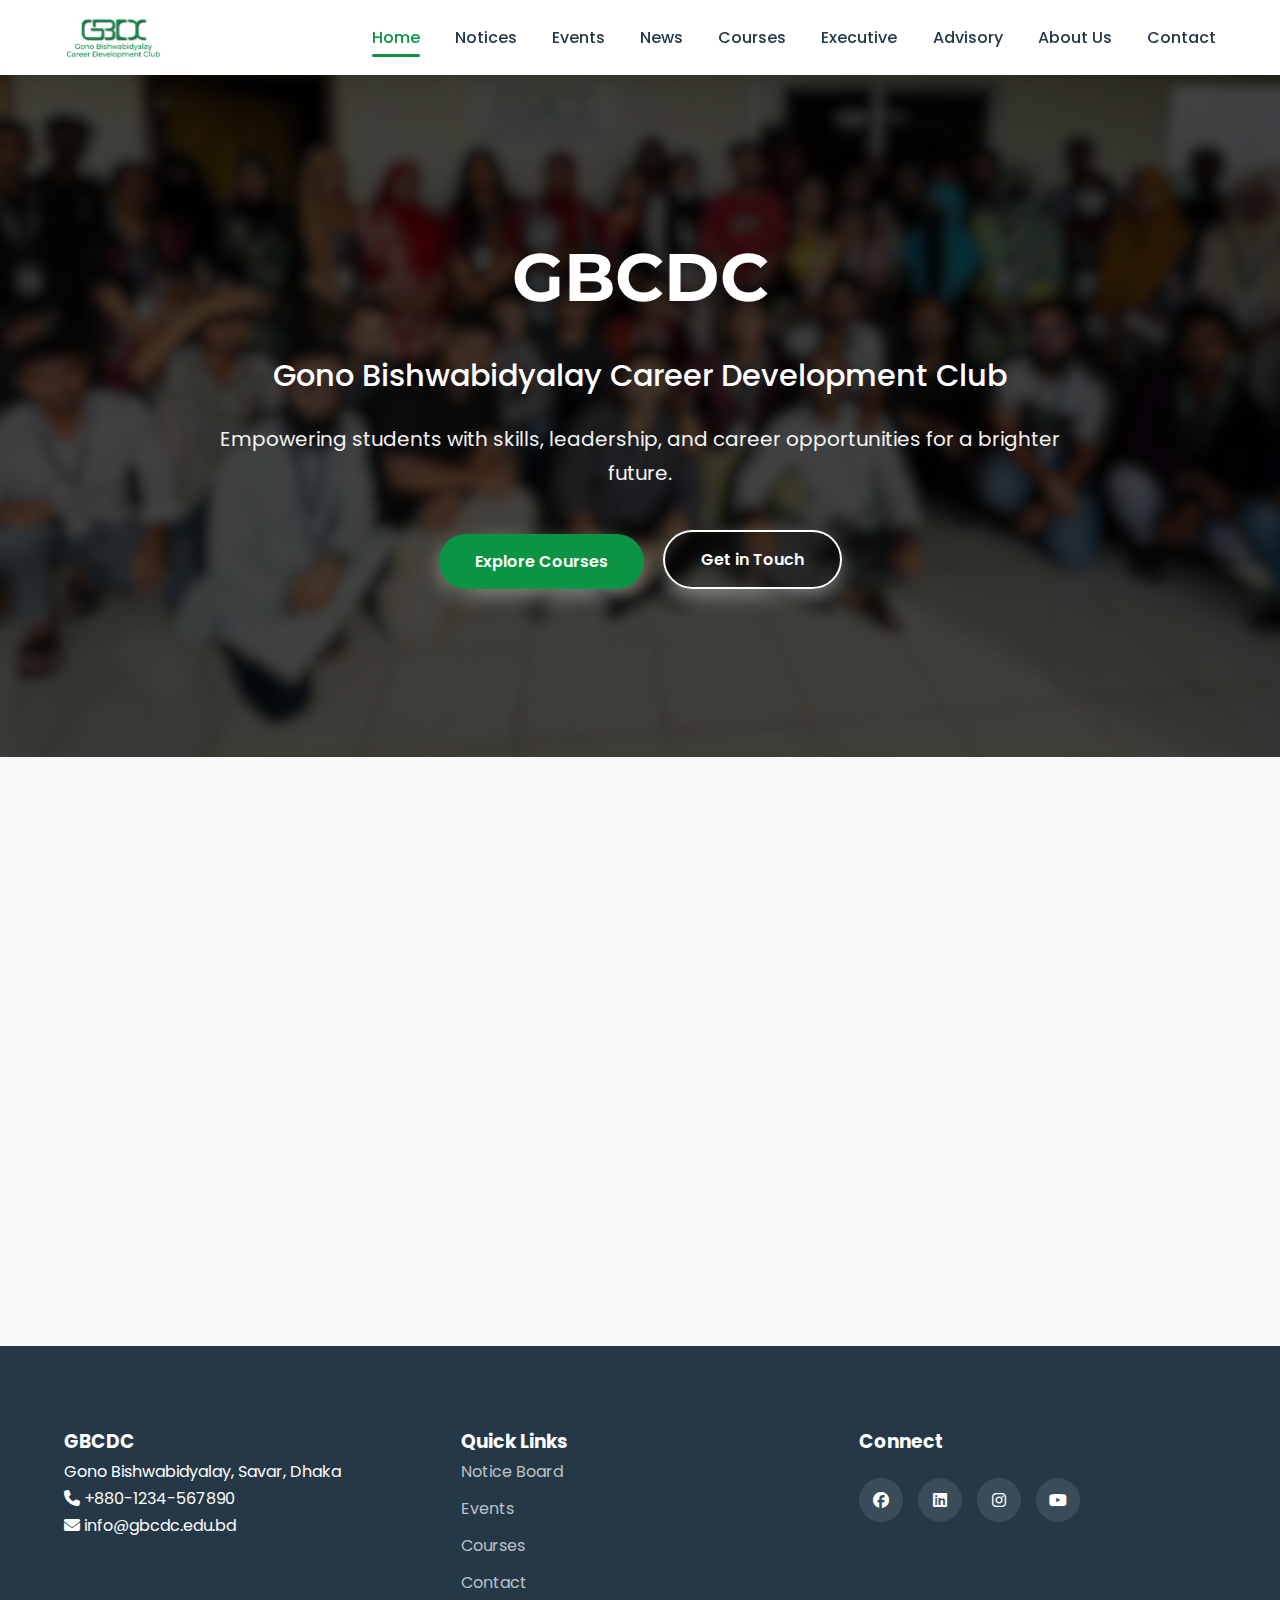
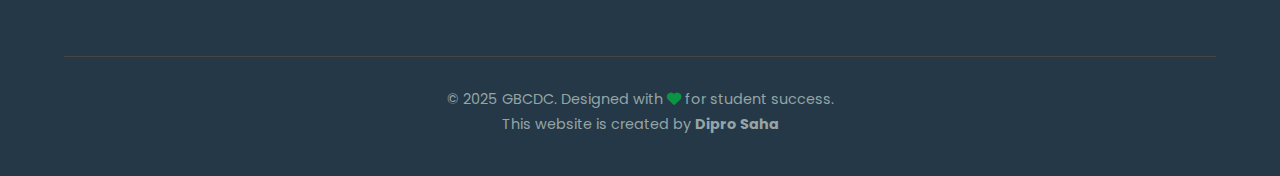
<file: index.html>
<!DOCTYPE html>
<html lang="en">
<head>
  <meta charset="UTF-8" />
  <meta name="viewport" content="width=device-width, initial-scale=1.0"/>
  <title>GBCDC - Gono Bishwabidyalay Career Development Club</title>
  <link href="https://fonts.googleapis.com/css2?family=Poppins:wght@300;400;500;600;700&family=Montserrat:wght@700&display=swap" rel="stylesheet"/>
  <link rel="stylesheet" href="https://cdnjs.cloudflare.com/ajax/libs/font-awesome/6.5.0/css/all.min.css"/>
  <link href="https://unpkg.com/aos@2.3.4/dist/aos.css" rel="stylesheet"/>
  <link rel="stylesheet" href="style.css">
</head>
<body>

  <!-- Header -->
  <header>
    <nav class="navbar">
      <div class="logo"><img src="WhatsApp Image 2025-11-06 at 00.32.07_1fa6bc6d.jpg" alt=""></i></div>
      <ul class="nav-links" id="navLinks">
        <li><a href="index.html" class="active">Home</a></li>
        <li><a href="notices.html">Notices</a></li>
        <li><a href="events.html">Events</a></li>
        <li><a href="news.html">News</a></li>
        <li><a href="courses.html">Courses</a></li>
        <li><a href="executive.html">Executive</a></li>
        <li><a href="advisory.html">Advisory</a></li>
        <li><a href="about.html">About Us</a></li>
        <li><a href="contact.html">Contact</a></li>
      </ul>
      <div class="mobile-toggle" id="mobileToggle">
        <i class="fas fa-bars"></i>
      </div>
    </nav>
  </header>

  <!-- Hero -->
  <section class="hero" data-aos="fade-down">
    <div class="hero-content">
      <h1>GBCDC</h1>
      <h2>Gono Bishwabidyalay Career Development Club</h2>
      <p>Empowering students with skills, leadership, and career opportunities for a brighter future.</p>
      <div>
        <a href="courses.html" class="btn">Explore Courses</a>
        <a href="contact.html" class="btn btn-outline">Get in Touch</a>
      </div>
    </div>
  </section>

  <!-- Quick Links -->
  <section class="section" style="background: #f8f9fa;">
    <div class="container">
      <div class="section-title" data-aos="fade-up">
        <h2>Explore GBCDC</h2>
      </div>
      <div class="quick-links">
        <a href="notices.html" class="ql-card" data-aos="zoom-in" data-aos-delay="100">
          <i class="fas fa-bell"></i>
          <h3>Notice Board</h3>
          <p>Latest updates & announcements</p>
        </a>
        <a href="events.html" class="ql-card" data-aos="zoom-in" data-aos-delay="200">
          <i class="fas fa-calendar-alt"></i>
          <h3>Events</h3>
          <p>Workshops, seminars & networking</p>
        </a>
        <a href="courses.html" class="ql-card" data-aos="zoom-in" data-aos-delay="300">
          <i class="fas fa-book-open"></i>
          <h3>Free Courses</h3>
          <p>Skill development programs</p>
        </a>
        <a href="contact.html" class="ql-card" data-aos="zoom-in" data-aos-delay="400">
          <i class="fas fa-envelope"></i>
          <h3>Contact Us</h3>
          <p>Reach out for inquiries</p>
        </a>
      </div>
    </div>
  </section>

  <!-- Footer -->
  <footer>
    <div class="container">
      <div class="footer-content">
        <div>
          <h3>GBCDC</h3>
          <p>Gono Bishwabidyalay, Savar, Dhaka</p>
          <p><i class="fas fa-phone"></i> +880-1234-567890</p>
          <p><i class="fas fa-envelope"></i> info@gbcdc.edu.bd</p>
        </div>
        <div>
          <h3>Quick Links</h3>
          <ul class="footer-links">
            <li><a href="notices.html">Notice Board</a></li>
            <li><a href="events.html">Events</a></li>
            <li><a href="courses.html">Courses</a></li>
            <li><a href="contact.html">Contact</a></li>
          </ul>
        </div>
        <div>
          <h3>Connect</h3>
          <div class="social-links">
            <a href="#"><i class="fab fa-facebook"></i></a>
            <a href="#"><i class="fab fa-linkedin"></i></a>
            <a href="#"><i class="fab fa-instagram"></i></a>
            <a href="#"><i class="fab fa-youtube"></i></a>
          </div>
        </div>
      </div>
      <div class="footer-bottom">
        <p>© 2025 GBCDC. Designed with <i class="fas fa-heart" style="color: var(--secondary);"></i> for student success. <br> This website is created by <b>Dipro Saha</b></p>
      </div>
    </div>
  </footer>

  <!-- Scripts -->
  <script src="https://unpkg.com/aos@2.3.4/dist/aos.js"></script>
  <script src="https://cdnjs.cloudflare.com/ajax/libs/gsap/3.12.2/gsap.min.js"></script>
  <script src="script.js"></script>
  
</body>
</html>
</file>
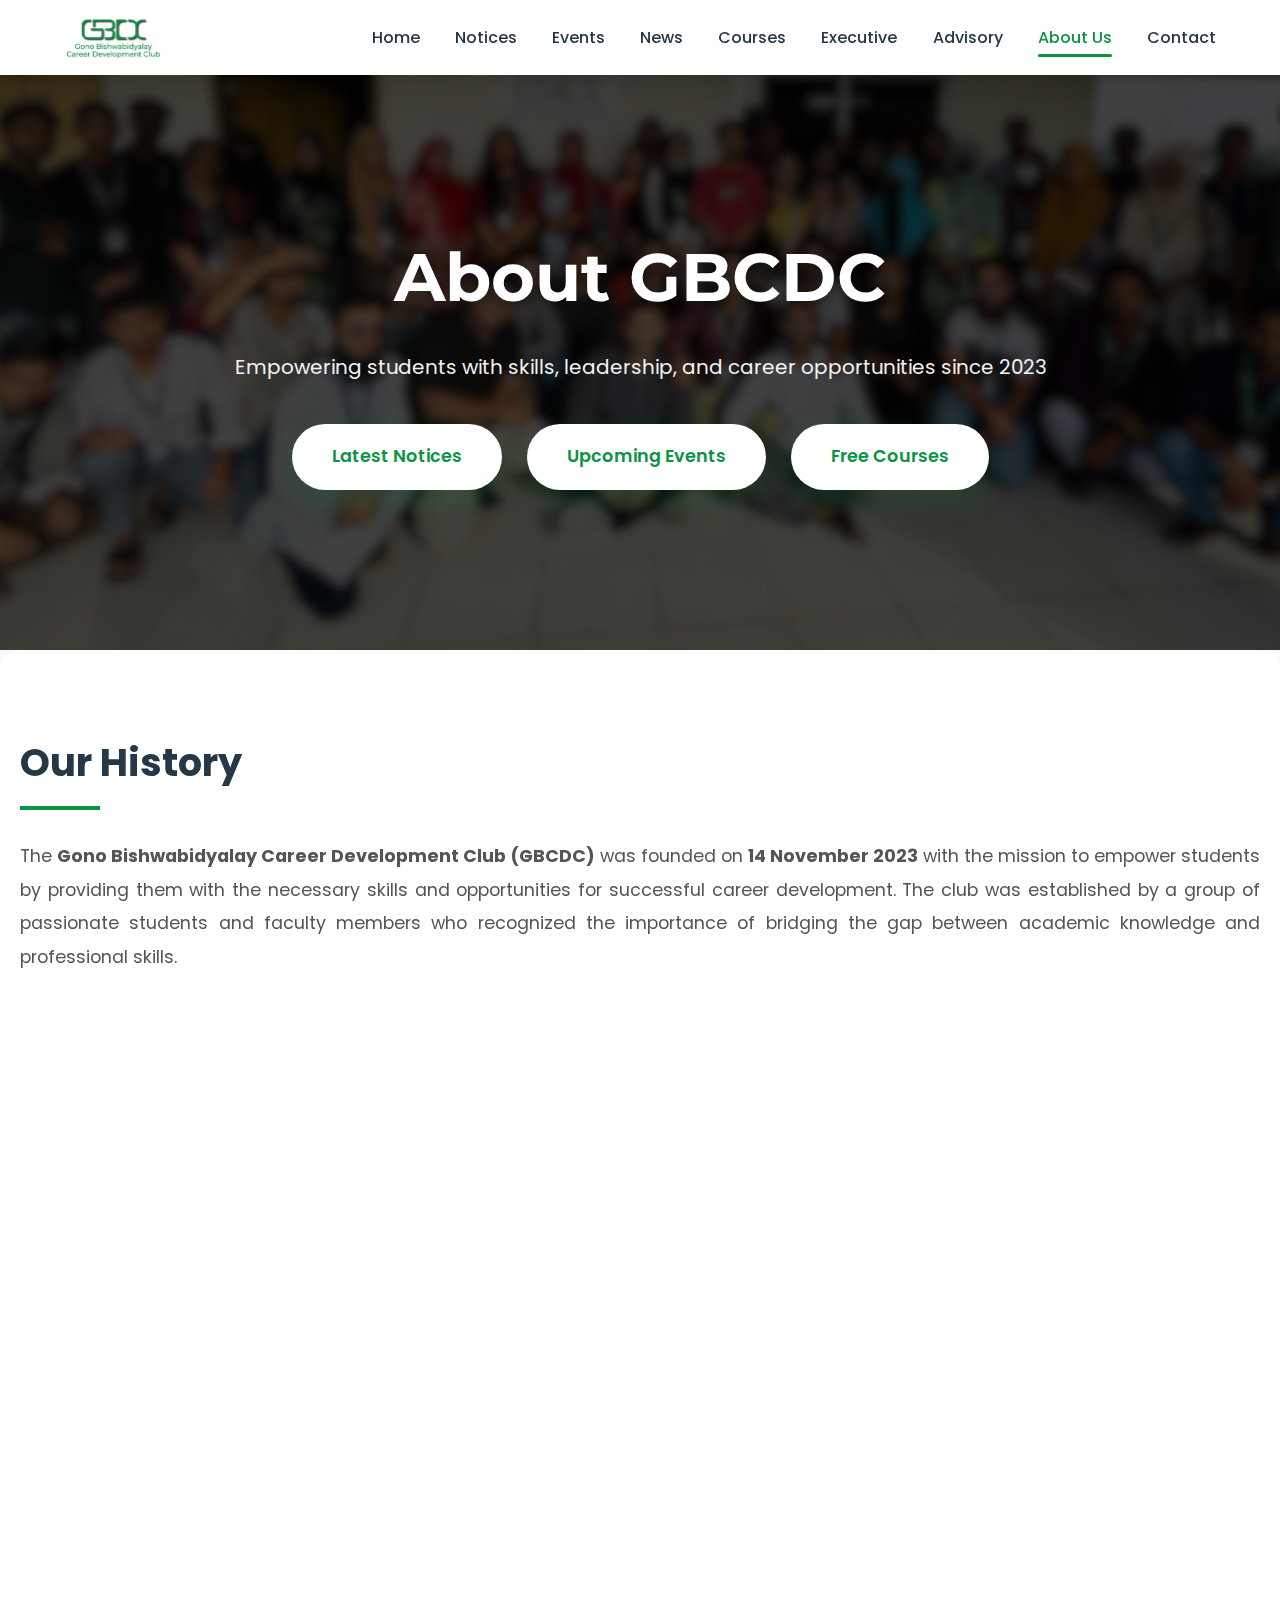
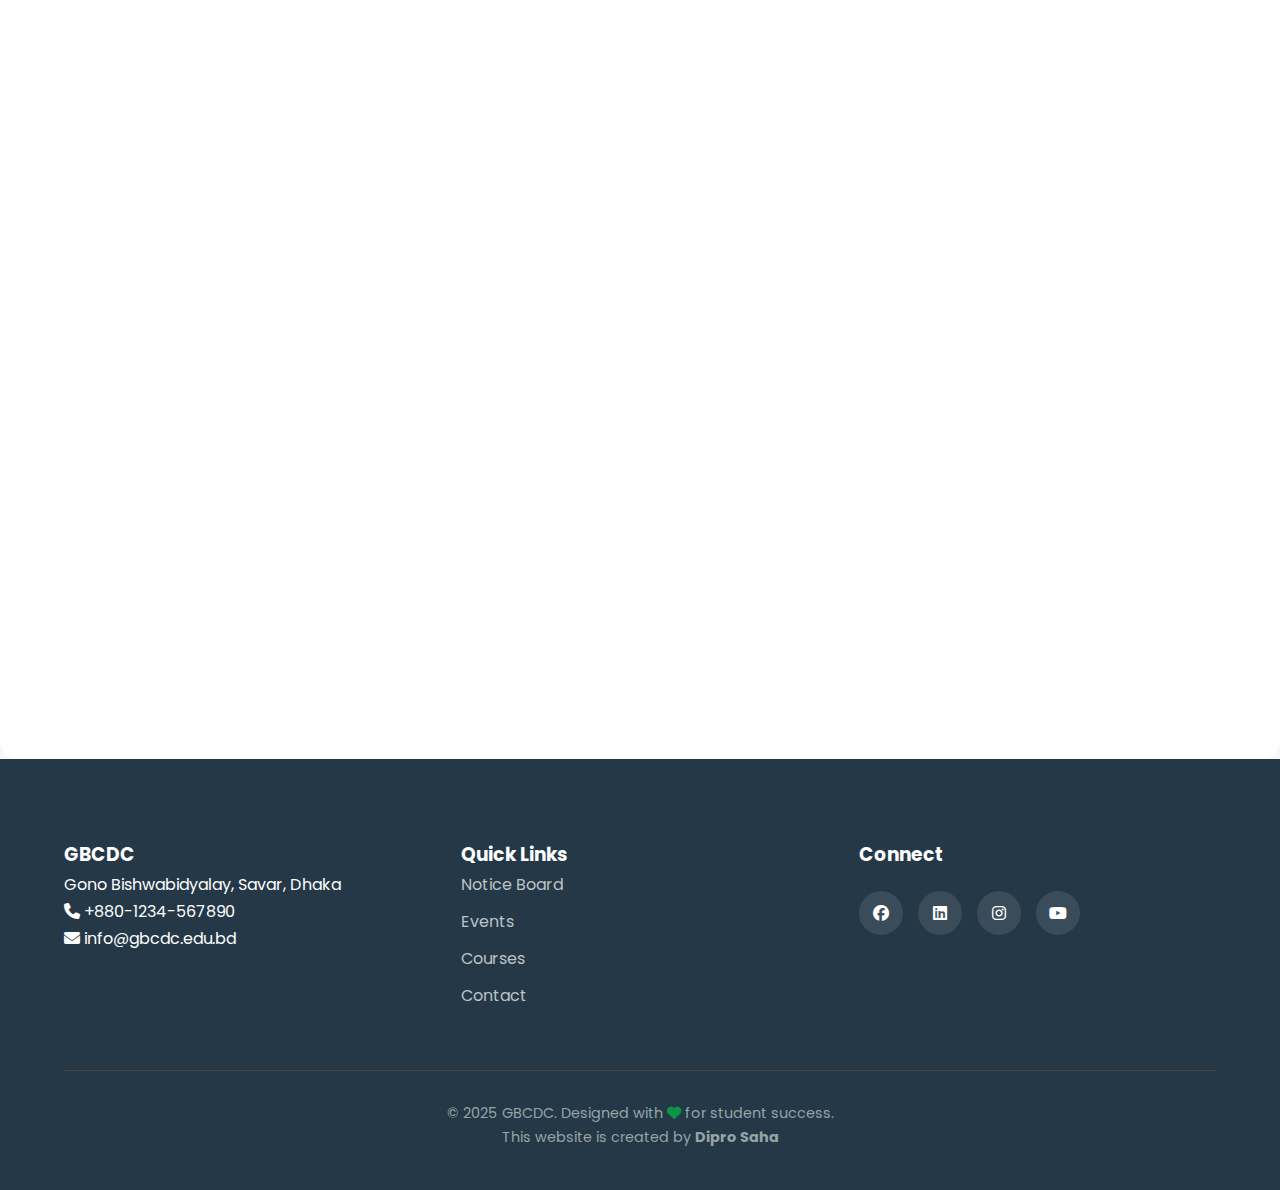
<file: about.html>
<!DOCTYPE html>
<html lang="en">
<head>
  <meta charset="UTF-8" />
  <meta name="viewport" content="width=device-width, initial-scale=1.0"/>
  <title>About Us | GBCDC</title>
  <link href="https://fonts.googleapis.com/css2?family=Poppins:wght@300;400;500;600;700&family=Montserrat:wght@700&display=swap" rel="stylesheet"/>
  <link rel="stylesheet" href="https://cdnjs.cloudflare.com/ajax/libs/font-awesome/6.5.0/css/all.min.css"/>
  <link href="https://unpkg.com/aos@2.3.4/dist/aos.css" rel="stylesheet"/>
  <link rel="stylesheet" href="style.css">
</head>
<body>

  <!-- Header -->
  <header>
    <nav class="navbar">
      <div class="logo">
        <img src="WhatsApp Image 2025-11-06 at 00.32.07_1fa6bc6d.jpg" alt="GBCDC Logo">
      </div>
      <ul class="nav-links" id="navLinks">
        <li><a href="index.html">Home</a></li>
        <li><a href="notices.html">Notices</a></li>
        <li><a href="events.html">Events</a></li>
        <li><a href="news.html">News</a></li>
        <li><a href="courses.html">Courses</a></li>
        <li><a href="executive.html">Executive</a></li>
        <li><a href="advisory.html">Advisory</a></li>
        <li><a href="about.html" class="active">About Us</a></li>
        <li><a href="contact.html">Contact</a></li>
      </ul>
      <div class="mobile-toggle" id="mobileToggle">
        <i class="fas fa-bars"></i>
      </div>
    </nav>
  </header>

  <!-- Hero -->
  <section class="hero" data-aos="fade-down">
    <div class="hero-content">
      <h1>About GBCDC</h1>
      <p>Empowering students with skills, leadership, and career opportunities since 2023</p>
      
      <div class="quick-actions">
        <a href="notices.html" class="action-btn">
          Latest Notices
        </a>
        <a href="events.html" class="action-btn">
          Upcoming Events
        </a>
        <a href="courses.html" class="action-btn">
          Free Courses
        </a>
      </div>
    </div>
  </section>

  <!-- About Content -->
  <div class="container">
    <div class="about-content">

      <!-- History -->
      <div class="history" data-aos="fade-up">
        <h2 class="section-title">Our History</h2>
        <p style="font-size: 1.1rem; color: #555; line-height: 1.9; text-align: justify; margin-left: 20px; margin-right: 20px;">
          The <strong>Gono Bishwabidyalay Career Development Club (GBCDC)</strong> was founded on <strong>14 November 2023</strong> with the mission to empower students by providing them with the necessary skills and opportunities for successful career development. The club was established by a group of passionate students and faculty members who recognized the importance of bridging the gap between academic knowledge and professional skills.
        </p>
      </div>

      <!-- Key Milestones -->
      <div class="milestones" data-aos="fade-up" data-aos-delay="100">
        <h2 class="section-title">Key Milestones</h2>
        <ul>
          <li><strong>17th December 2024:</strong> Inauguration of GBCDC with the first career seminar, attended by 150+ students and faculty members.</li>
          <li><strong>15th May 2024:</strong> Launched "GBian Success Story" a series of online guidelines for Higher education Abroad by Gono Bishwabidyalay Allumns.</li>
          <li><strong>19th February 2024:</strong> Successfully Organized a seminar on "Career Connections: Strengthening Your Future" By Sadman Sadiq.</li>
          <li><strong>24 September 2024:</strong> Organised First Workshop on "Workshop on Essential Apps and Usecases".</li>
          <li><strong>07 October 2024:</strong> Organised Workshop on "Public Speaking" By Tania Ahmed.</li>
          <li><strong>21 October 2024:</strong> Organized Seminar on "কেমন বিশ্ববিদ্যালয় চাই" Speaker: Dr. Salimullah Khan, Dr. Md. Golam Rabbani and Umama Fatima.</li>
          <li><strong>23 January 2025:</strong> Organised Online Seminar on "Power of personal Branding" by Benjir Abrar, Execellnce Bangladesh</li>
          <li><strong>9 February 2025:</strong> Organised Workshop on "Digital Mastery 260" by Mahdy Hasan.</li>
          <li><strong>7 March 2025:</strong> Organized online Seminar "Soft Skill Development For Future" by sadia Islam Promi, Interactive care.</li>
          <li><strong>10 May 2025:</strong> Organised Seminar "নারীর জীবন মান ও অর্থনৈতিক মুক্তি".</li>
          <li><strong>21 May 2025:</strong> Organised Seminar on "Building Marketable Skills During University"</li>
          <li><strong>22 October 2025:</strong> Organised Seminar Guidelines for Students: Conference, Training & Post Graduation (Abroad)</li>
          <li><strong>15-17 September 2025:</strong> Organised Seminar "Blue Print to write an effective Reasearch Paper".</li>
        </ul>
      </div>

      <!-- Future Vision -->
      <div class="future" data-aos="fade-up" data-aos-delay="200">
        <h2 class="section-title">Our Commitment</h2>
        <p style="font-size: 1.1rem; color: #555; line-height: 1.9; text-align: justify; margin-left: 20px; margin-right: 20px;">
          Since its inception, <strong>GBCDC</strong> has grown into a vibrant and dynamic community, continuously evolving to meet the changing needs of the job market and the interests of its members. The club remains committed to fostering a supportive and dynamic environment for career development, ensuring that every student has the opportunity to benefit from its resources and events.
        </p>
      </div>
    </div>
  </div>

  <!-- Footer -->
  <footer>
    <div class="container">
      <div class="footer-content">
        <div>
          <h3>GBCDC</h3>
          <p>Gono Bishwabidyalay, Savar, Dhaka</p>
          <p><i class="fas fa-phone"></i> +880-1234-567890</p>
          <p><i class="fas fa-envelope"></i> info@gbcdc.edu.bd</p>
        </div>
        <div>
          <h3>Quick Links</h3>
          <ul class="footer-links">
            <li><a href="notices.html">Notice Board</a></li>
            <li><a href="events.html">Events</a></li>
            <li><a href="courses.html">Courses</a></li>
            <li><a href="contact.html">Contact</a></li>
          </ul>
        </div>
        <div>
          <h3>Connect</h3>
          <div class="social-links">
            <a href="#"><i class="fab fa-facebook"></i></a>
            <a href="#"><i class="fab fa-linkedin"></i></a>
            <a href="#"><i class="fab fa-instagram"></i></a>
            <a href="#"><i class="fab fa-youtube"></i></a>
          </div>
        </div>
      </div>
      <div class="footer-bottom">
        <p>© 2025 GBCDC. Designed with <i class="fas fa-heart" style="color: var(--secondary);"></i> for student success. <br> This website is created by <b>Dipro Saha</b></p>
      </div>
    </div>
  </footer>

  <script src="https://unpkg.com/aos@2.3.4/dist/aos.js"></script>
  <script src="script.js"></script>
</body>
</html>
</file>
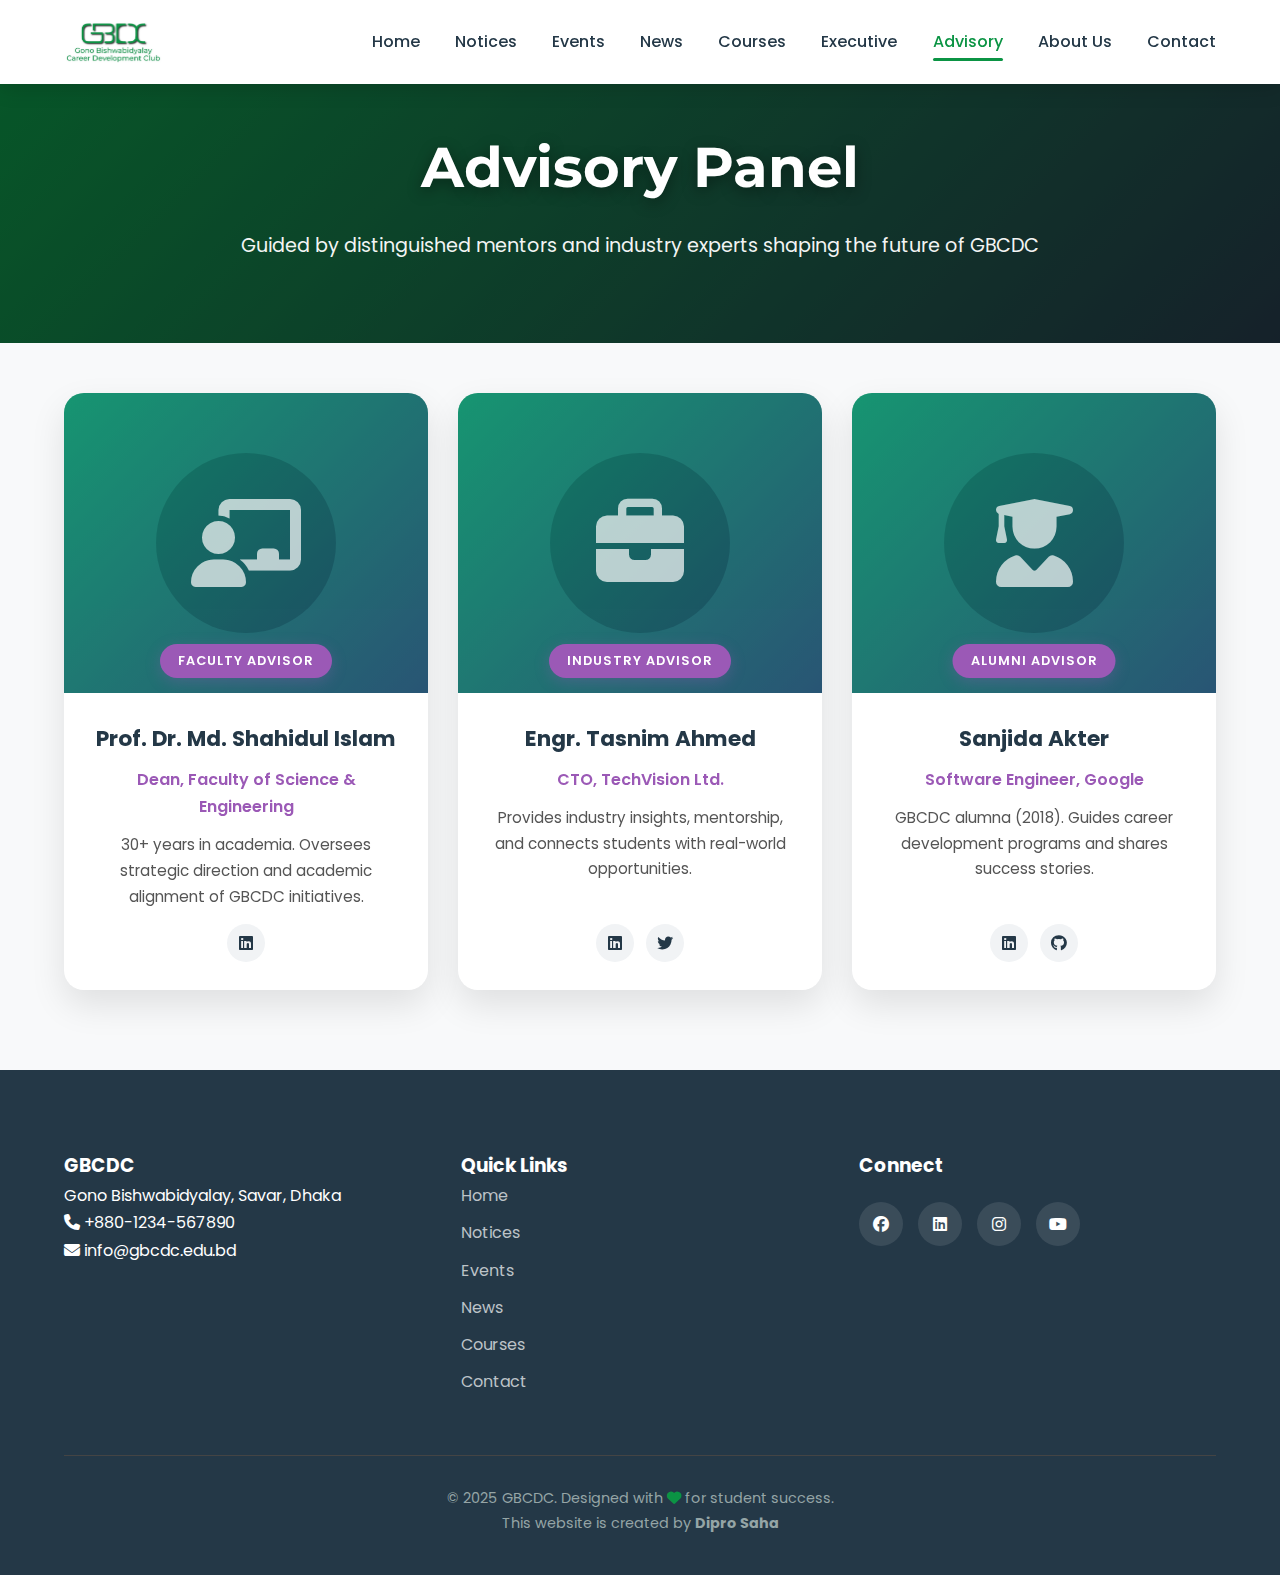
<file: advisory.html>
<!DOCTYPE html>
<html lang="en">
<head>
  <meta charset="UTF-8" />
  <meta name="viewport" content="width=device-width, initial-scale=1.0"/>
  <title>Advisory Panel | GBCDC</title>
  <link href="https://fonts.googleapis.com/css2?family=Poppins:wght@300;400;500;600;700&family=Montserrat:wght@700&display=swap" rel="stylesheet"/>
  <link rel="stylesheet" href="https://cdnjs.cloudflare.com/ajax/libs/font-awesome/6.5.0/css/all.min.css"/>
  <link href="https://unpkg.com/aos@2.3.4/dist/aos.css" rel="stylesheet"/>
  <link rel="stylesheet" href="style.css">
</head>
<body>

  <!-- Header -->
  <header>
    <nav class="navbar">
      <div class="logo"><img src="WhatsApp Image 2025-11-06 at 00.32.07_1fa6bc6d.jpg" alt=""></i> GBCDC</div>
      <ul class="nav-links" id="navLinks">
        <li><a href="index.html">Home</a></li>
        <li><a href="notices.html">Notices</a></li>
        <li><a href="events.html">Events</a></li>
        <li><a href="news.html">News</a></li>
        <li><a href="courses.html">Courses</a></li>
        <li><a href="executive.html">Executive</a></li>
        <li><a href="advisory.html" class="active">Advisory</a></li>
        <li><a href="about.html">About Us</a></li>
        <li><a href="contact.html">Contact</a></li>
      </ul>
      <div class="mobile-toggle" id="mobileToggle">
        <i class="fas fa-bars"></i>
      </div>
    </nav>
  </header>

  <!-- Page Header -->
  <section class="page-header" data-aos="fade-down">
    <div class="page-header-content">
      <h1>Advisory Panel</h1>
      <p>Guided by distinguished mentors and industry experts shaping the future of GBCDC</p>
    </div>
  </section>

  <!-- Advisory Team -->
  <section class="advisory-container">
    <!-- Advisor 1 -->
    <div class="advisor-card" data-aos="fade-up" data-aos-delay="100">
      <div class="advisor-image">
        <i class="fas fa-chalkboard-teacher"></i>
        <div class="advisor-badge">Faculty Advisor</div>
      </div>
      <div class="advisor-body">
        <h3>Prof. Dr. Md. Shahidul Islam</h3>
        <div class="designation">Dean, Faculty of Science & Engineering</div>
        <p>30+ years in academia. Oversees strategic direction and academic alignment of GBCDC initiatives.</p>
        <div class="advisor-social">
          <a href="#"><i class="fab fa-linkedin"></i></a>
        </div>
      </div>
    </div>

    <!-- Advisor 2 -->
    <div class="advisor-card" data-aos="fade-up" data-aos-delay="200">
      <div class="advisor-image">
        <i class="fas fa-briefcase"></i>
        <div class="advisor-badge">Industry Advisor</div>
      </div>
      <div class="advisor-body">
        <h3>Engr. Tasnim Ahmed</h3>
        <div class="designation">CTO, TechVision Ltd.</div>
        <p>Provides industry insights, mentorship, and connects students with real-world opportunities.</p>
        <div class="advisor-social">
          <a href="#"><i class="fab fa-linkedin"></i></a>
          <a href="#"><i class="fab fa-twitter"></i></a>
        </div>
      </div>
    </div>

    <!-- Advisor 3 -->
    <div class="advisor-card" data-aos="fade-up" data-aos-delay="300">
      <div class="advisor-image">
        <i class="fas fa-user-graduate"></i>
        <div class="advisor-badge">Alumni Advisor</div>
      </div>
      <div class="advisor-body">
        <h3>Sanjida Akter</h3>
        <div class="designation">Software Engineer, Google</div>
        <p>GBCDC alumna (2018). Guides career development programs and shares success stories.</p>
        <div class="advisor-social">
          <a href="#"><i class="fab fa-linkedin"></i></a>
          <a href="#"><i class="fab fa-github"></i></a>
        </div>
      </div>
    </div>
  </section>

  <!-- Footer -->
  <footer>
    <div class="container">
      <div class="footer-content">
        <div>
          <h3>GBCDC</h3>
          <p>Gono Bishwabidyalay, Savar, Dhaka</p>
          <p><i class="fas fa-phone"></i> +880-1234-567890</p>
          <p><i class="fas fa-envelope"></i> info@gbcdc.edu.bd</p>
        </div>
        <div>
          <h3>Quick Links</h3>
          <ul class="footer-links">
            <li><a href="index.html">Home</a></li>
            <li><a href="notices.html">Notices</a></li>
            <li><a href="events.html">Events</a></li>
            <li><a href="news.html">News</a></li>
            <li><a href="courses.html">Courses</a></li>
            <li><a href="contact.html">Contact</a></li>
          </ul>
        </div>
        <div>
          <h3>Connect</h3>
          <div class="social-links">
            <a href="#"><i class="fab fa-facebook"></i></a>
            <a href="#"><i class="fab fa-linkedin"></i></a>
            <a href="#"><i class="fab fa-instagram"></i></a>
            <a href="#"><i class="fab fa-youtube"></i></a>
          </div>
        </div>
      </div>
      <div class="footer-bottom">
        <p>© 2025 GBCDC. Designed with <i class="fas fa-heart" style="color: var(--secondary);"></i> for student success.<br> This website is created by <b>Dipro Saha</b></p>
      </div>
    </div>
  </footer>

  <!-- Scripts -->
  <script src="https://unpkg.com/aos@2.3.4/dist/aos.js"></script>
  <script src="script.js"></script>
</body>
</html>
</file>
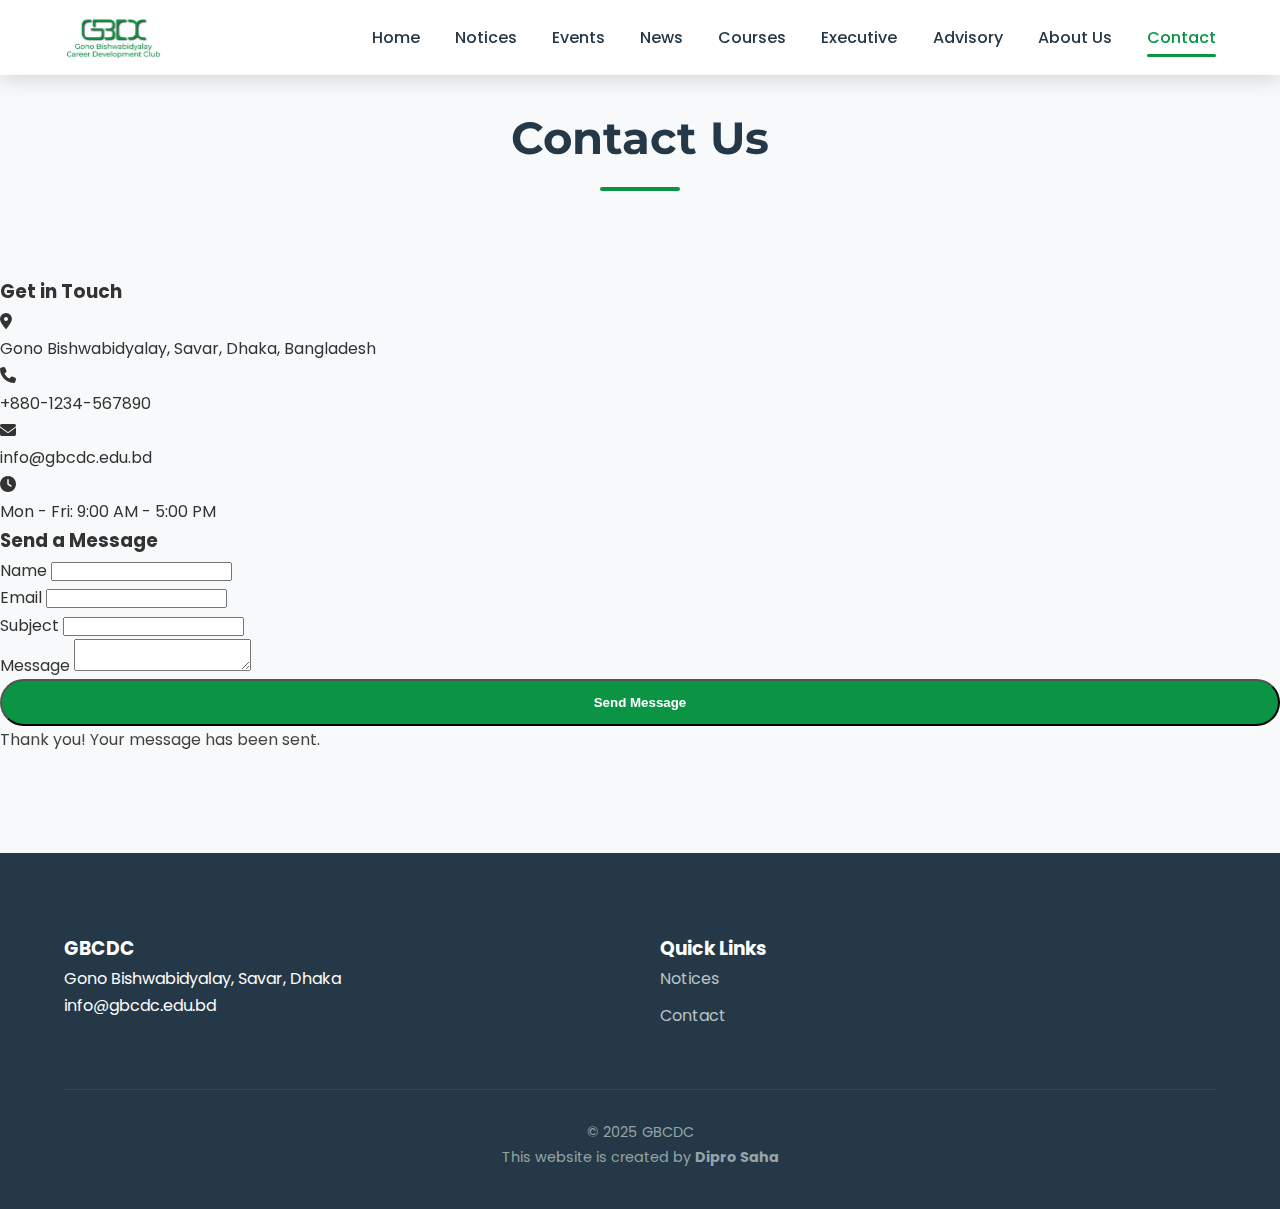
<file: contact.html>
<!DOCTYPE html>
<html lang="en">
<head>
  <meta charset="UTF-8" />
  <meta name="viewport" content="width=device-width, initial-scale=1.0"/>
  <title>Contact | GBCDC</title>
  <link href="https://fonts.googleapis.com/css2?family=Poppins:wght@300;400;500;600;700&family=Montserrat:wght@700&display=swap" rel="stylesheet"/>
  <link rel="stylesheet" href="https://cdnjs.cloudflare.com/ajax/libs/font-awesome/6.5.0/css/all.min.css"/>
  <link href="https://unpkg.com/aos@2.3.4/dist/aos.css" rel="stylesheet"/>
  <link rel="stylesheet" href="style.css">
</head>
<body>

  <!-- Header -->
  <header>
    <nav class="navbar">
      <div class="logo"><img src="WhatsApp Image 2025-11-06 at 00.32.07_1fa6bc6d.jpg" alt=""></i></div>
      <ul class="nav-links" id="navLinks">
        <li><a href="index.html">Home</a></li>
        <li><a href="notices.html">Notices</a></li>
        <li><a href="events.html">Events</a></li>
        <li><a href="news.html">News</a></li>
        <li><a href="courses.html">Courses</a></li>
        <li><a href="executive.html">Executive</a></li>
        <li><a href="advisory.html">Advisory</a></li>
        <li><a href="about.html">About Us</a></li>
        <li><a href="contact.html" class="active">Contact</a></li>
      </ul>
      <div class="mobile-toggle" id="mobileToggle"><i class="fas fa-bars"></i></div>
    </nav>
  </header>

  <!-- Page Title -->
  <div class="section-title" style="padding: 100px 5% 40px;" data-aos="fade-up">
    
    <h2>Contact Us</h2>
  </div>

  <!-- Contact Section -->
  <section class="contact-section" data-aos="fade-up" data-aos-delay="200">
    <div class="contact-info">
      <h3>Get in Touch</h3>
      <div class="info-item"><i class="fas fa-map-marker-alt"></i> <div>Gono Bishwabidyalay, Savar, Dhaka, Bangladesh</div></div>
      <div class="info-item"><i class="fas fa-phone"></i> <div>+880-1234-567890</div></div>
      <div class="info-item"><i class="fas fa-envelope"></i> <div>info@gbcdc.edu.bd</div></div>
      <div class="info-item"><i class="fas fa-clock"></i> <div>Mon - Fri: 9:00 AM - 5:00 PM</div></div>
    </div>
    <div class="contact-form">
      <h3>Send a Message</h3>
      <form id="contactForm">
        <div class="form-group">
          <label>Name</label>
          <input type="text" required />
        </div>
        <div class="form-group">
          <label>Email</label>
          <input type="email" required />
        </div>
        <div class="form-group">
          <label>Subject</label>
          <input type="text" required />
        </div>
        <div class="form-group">
          <label>Message</label>
          <textarea required></textarea>
        </div>
        <button type="submit" class="btn" style="width: 100%;">Send Message</button>
        <div class="success-message" id="successMsg">Thank you! Your message has been sent.</div>
      </form>
    </div>
  </section>

  <!-- Footer -->
  <footer style="margin-top: 100px;">
    <div class="container">
      <div class="footer-content">
        <div><h3>GBCDC</h3><p>Gono Bishwabidyalay, Savar, Dhaka</p><p>info@gbcdc.edu.bd</p></div>
        <div><h3>Quick Links</h3><ul class="footer-links"><li><a href="notices.html">Notices</a></li><li><a href="contact.html">Contact</a></li></ul></div>
      </div>
      <div class="footer-bottom"><p>© 2025 GBCDC<br> This website is created by <b>Dipro Saha</b></p></div>
    </div>
  </footer>

  <script src="https://unpkg.com/aos@2.3.4/dist/aos.js"></script>
  <script src="script.js"></script>
</body>
</html>
</file>
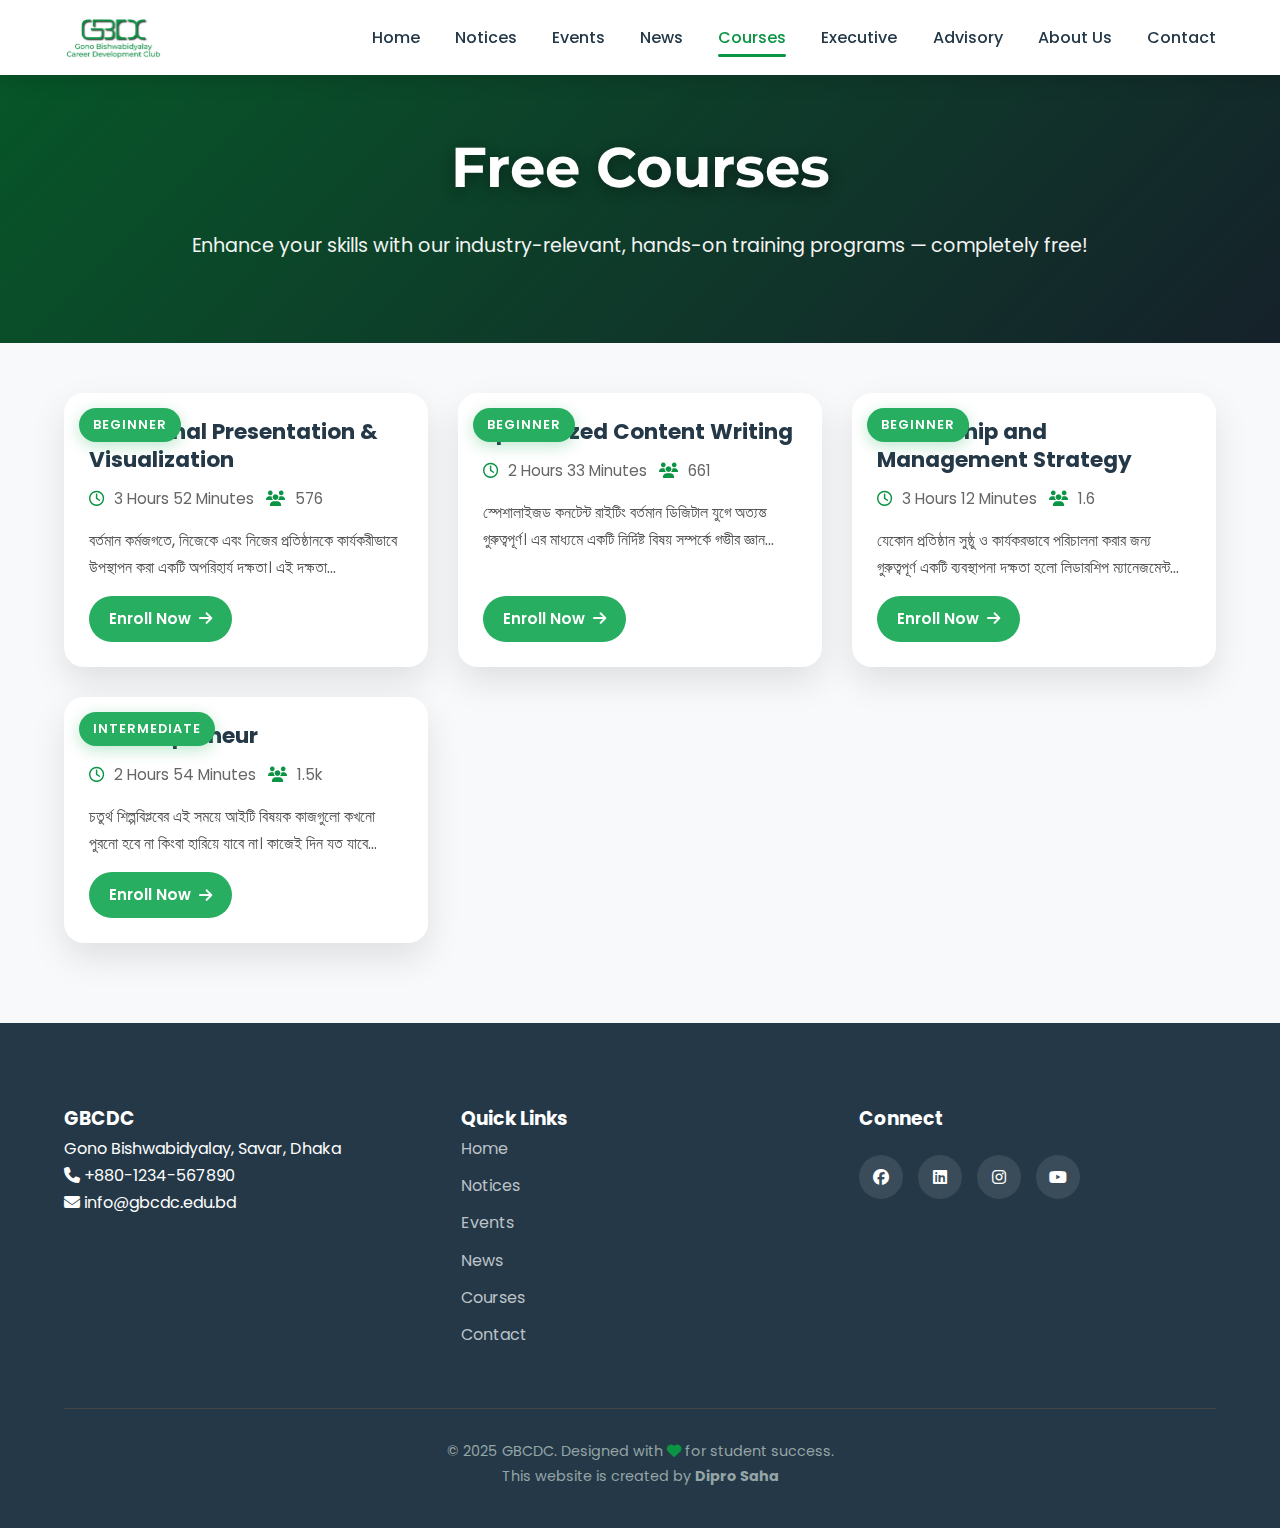
<file: courses.html>
<!DOCTYPE html>
<html lang="en">
<head>
  <meta charset="UTF-8" />
  <meta name="viewport" content="width=device-width, initial-scale=1.0"/>
  <title>Courses | GBCDC</title>
  <link href="https://fonts.googleapis.com/css2?family=Poppins:wght@300;400;500;600;700&family=Montserrat:wght@700&display=swap" rel="stylesheet"/>
  <link rel="stylesheet" href="https://cdnjs.cloudflare.com/ajax/libs/font-awesome/6.5.0/css/all.min.css"/>
  <link href="https://unpkg.com/aos@2.3.4/dist/aos.css" rel="stylesheet"/>
  <link rel="stylesheet" href="style.css">
</head>
<body>

  <!-- Header -->
  <header>
    <nav class="navbar">
      <div class="logo"><img src="WhatsApp Image 2025-11-06 at 00.32.07_1fa6bc6d.jpg" alt=""></i></div>
      <ul class="nav-links" id="navLinks">
        <li><a href="index.html">Home</a></li>
        <li><a href="notices.html">Notices</a></li>
        <li><a href="events.html">Events</a></li>
        <li><a href="news.html">News</a></li>
        <li><a href="courses.html" class="active">Courses</a></li>
        <li><a href="executive.html">Executive</a></li>
        <li><a href="advisory.html">Advisory</a></li>
        <li><a href="about.html">About Us</a></li>
        <li><a href="contact.html">Contact</a></li>
      </ul>
      <div class="mobile-toggle" id="mobileToggle">
        <i class="fas fa-bars"></i>
      </div>
    </nav>
  </header>

  <!-- Page Header -->
  <section class="page-header" data-aos="fade-down">
    <div class="page-header-content">
      <h1>Free Courses</h1>
      <p>Enhance your skills with our industry-relevant, hands-on training programs — completely free!</p>
    </div>
  </section>

  <!-- Courses -->
  <section class="courses-container">

    <!-- Course  1 -->
    <div class="course-card" data-aos="fade-up" data-aos-delay="200">
      <div class="course-image1">
        <div class="course-level">Beginner</div>
      </div>
      <div class="course-body">
        <h3>Functional Presentation & Visualization</h3>
        <div class="course-meta">
          <span><i class="far fa-clock"></i> 3 Hours 52 Minutes</span>
          <span><i class="fas fa-users"></i> 576</span>
        </div>
        <p>বর্তমান কর্মজগতে, নিজেকে এবং নিজের প্রতিষ্ঠানকে কার্যকরীভাবে উপস্থাপন করা একটি অপরিহার্য দক্ষতা। এই দক্ষতা...</p>
        <a href="https://dikkha.muktopaath.gov.bd/course/details/9e219e28-0c90-4d7b-9336-697bc403660e" class="course-enroll">Enroll Now <i class="fas fa-arrow-right"></i></a>
      </div>
    </div>

    <!-- Course  2 -->
    <div class="course-card" data-aos="fade-up" data-aos-delay="200">
      <div class="course-image2">
        <div class="course-level">Beginner</div>
      </div>
      <div class="course-body">
        <h3>Specialized Content Writing</h3>
        <div class="course-meta">
          <span><i class="far fa-clock"></i> 2 Hours 33 Minutes</span>
          <span><i class="fas fa-users"></i> 661</span>
        </div>
        <p>স্পেশালাইজড কনটেন্ট রাইটিং বর্তমান ডিজিটাল যুগে অত্যন্ত গুরুত্বপূর্ণ। এর মাধ্যমে একটি নির্দিষ্ট বিষয় সম্পর্কে গভীর জ্ঞান...</p>
        <a href="https://dikkha.muktopaath.gov.bd/course/details/9e150762-dcaa-40ee-a313-0f3b500989f9" class="course-enroll">Enroll Now <i class="fas fa-arrow-right"></i></a>
      </div>
    </div>

    <!-- Course  3 -->
    <div class="course-card" data-aos="fade-up" data-aos-delay="200">
      <div class="course-image3">
        <div class="course-level">Beginner</div>
      </div>
      <div class="course-body">
        <h3>Leadership and Management Strategy</h3>
        <div class="course-meta">
          <span><i class="far fa-clock"></i> 3 Hours 12 Minutes</span>
          <span><i class="fas fa-users"></i> 1.6</span>
        </div>
        <p>যেকোন প্রতিষ্ঠান সুষ্ঠু ও কার্যকরভাবে পরিচালনা করার জন্য গুরুত্বপূর্ণ একটি ব্যবস্থাপনা দক্ষতা হলো লিডারশিপ ম্যানেজমেন্ট...</p>
        <a href="https://dikkha.muktopaath.gov.bd/course/details/9b7f8013-831c-4e1b-87fb-d2559eaada9e" class="course-enroll">Enroll Now <i class="fas fa-arrow-right"></i></a>
      </div>
    </div>

    <!-- Course 4 -->
    <div class="course-card" data-aos="fade-up" data-aos-delay="100">
      <div class="course-image4">
        <div class="course-level">Intermediate</div>
      </div>
      <div class="course-body">
        <h3>IT Entrepreneur</h3>
        <div class="course-meta">
          <span><i class="far fa-clock"></i> 2 Hours 54 Minutes </span>
          <span><i class="fas fa-users"></i> 1.5k </span>
        </div>
        <p>চতুর্থ শিল্পবিপ্লবের এই সময়ে আইটি বিষয়ক কাজগুলো কখনো পুরনো হবে না কিংবা হারিয়ে যাবে না। কাজেই দিন যত যাবে...</p>
        <a href="https://dikkha.muktopaath.gov.bd/course/details/9e2f416c-01cb-478e-96ac-ec1b1143caa2" class="course-enroll">Enroll Now <i class="fas fa-arrow-right"></i></a>
      </div>
    </div>

    
    
  </section>

  <!-- Footer -->
  <footer>
    <div class="container">
      <div class="footer-content">
        <div>
          <h3>GBCDC</h3>
          <p>Gono Bishwabidyalay, Savar, Dhaka</p>
          <p><i class="fas fa-phone"></i> +880-1234-567890</p>
          <p><i class="fas fa-envelope"></i> info@gbcdc.edu.bd</p>
        </div>
        <div>
          <h3>Quick Links</h3>
          <ul class="footer-links">
            <li><a href="index.html">Home</a></li>
            <li><a href="notices.html">Notices</a></li>
            <li><a href="events.html">Events</a></li>
            <li><a href="news.html">News</a></li>
            <li><a href="courses.html">Courses</a></li>
            <li><a href="contact.html">Contact</a></li>
          </ul>
        </div>
        <div>
          <h3>Connect</h3>
          <div class="social-links">
            <a href="#"><i class="fab fa-facebook"></i></a>
            <a href="#"><i class="fab fa-linkedin"></i></a>
            <a href="#"><i class="fab fa-instagram"></i></a>
            <a href="#"><i class="fab fa-youtube"></i></a>
          </div>
        </div>
      </div>
      <div class="footer-bottom">
        <p>© 2025 GBCDC. Designed with <i class="fas fa-heart" style="color: var(--secondary);"></i> for student success.<br> This website is created by <b>Dipro Saha</b></p>
      </div>
    </div>
  </footer>

  <!-- Scripts -->
  <script src="https://unpkg.com/aos@2.3.4/dist/aos.js"></script>
  <script src="script.js"></script>
</body>
</html>
</file>
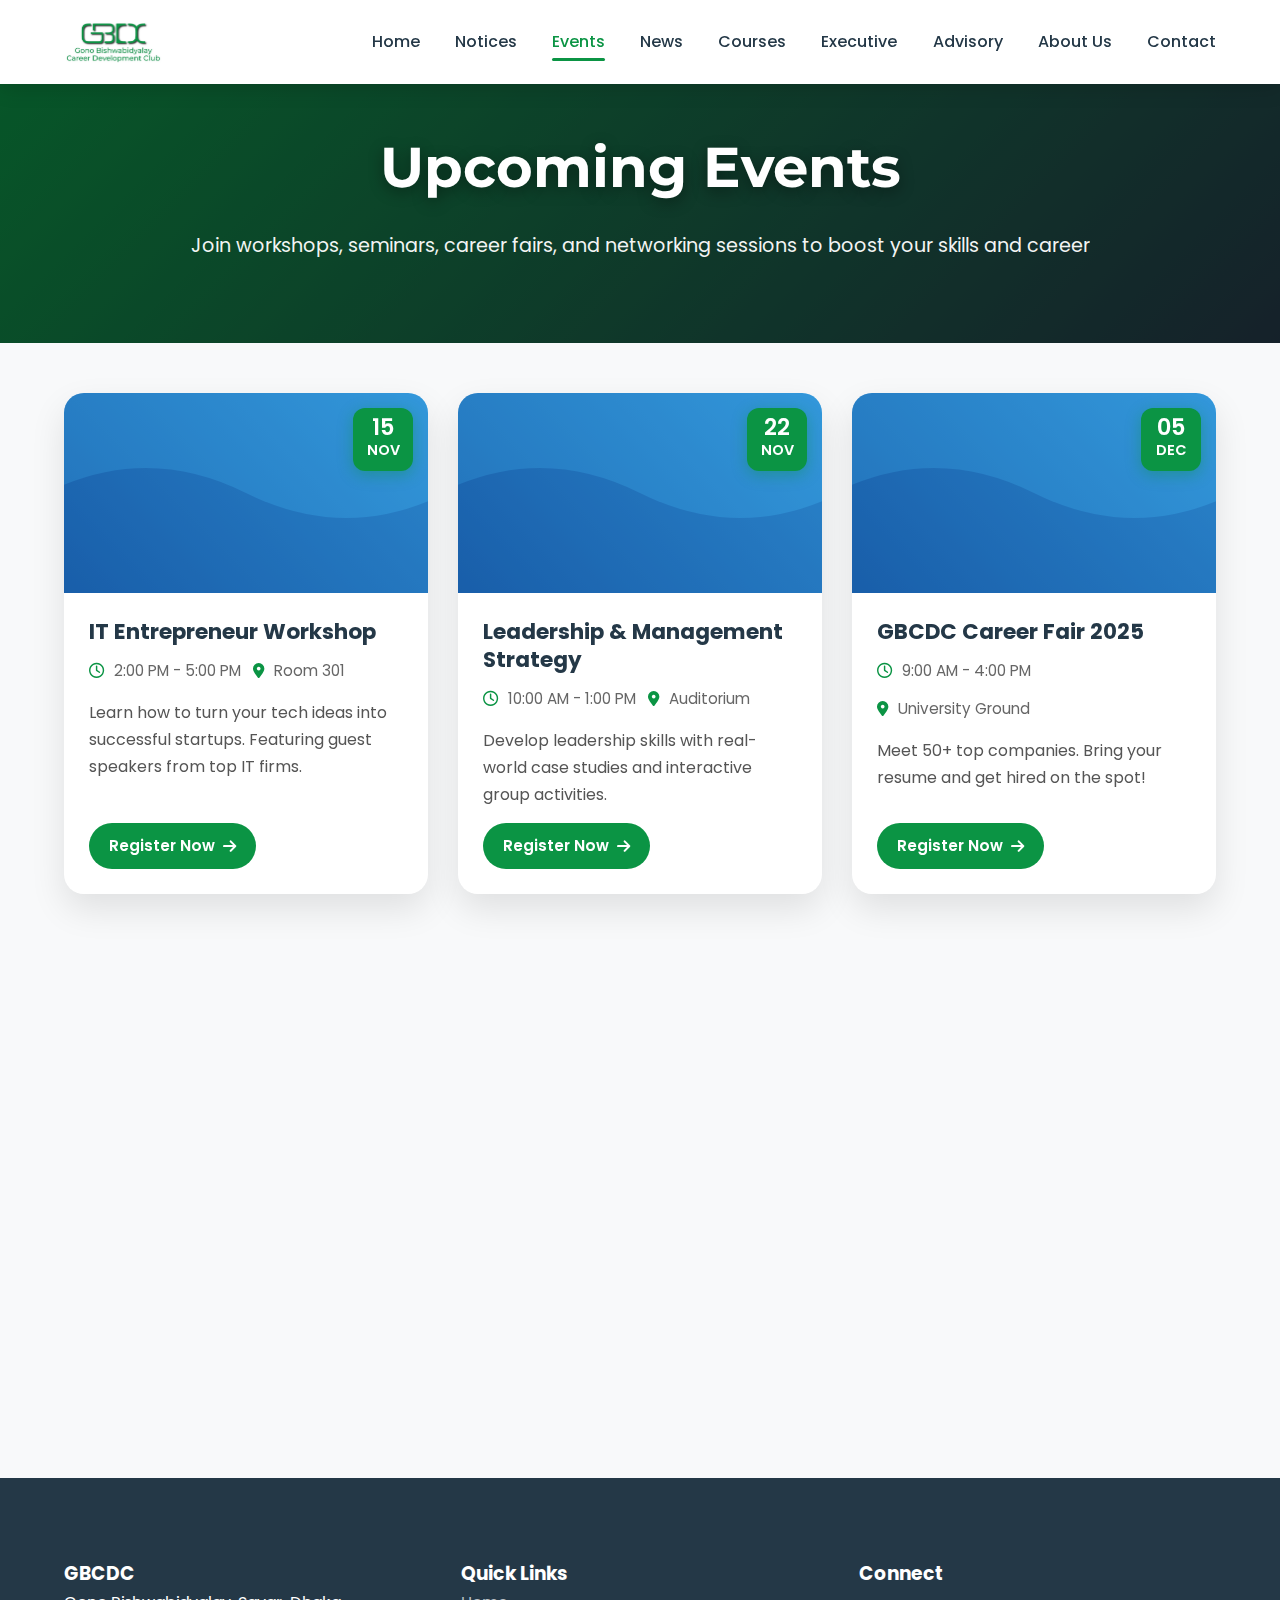
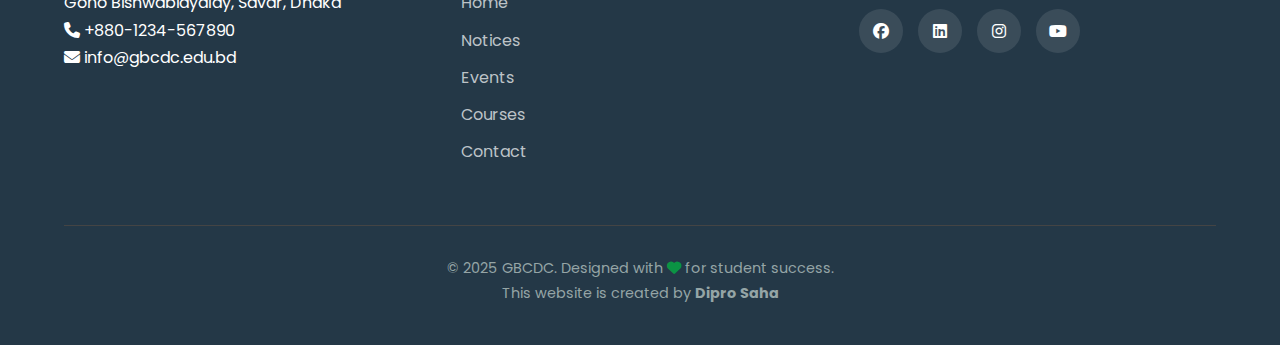
<file: events.html>
<!DOCTYPE html>
<html lang="en">
<head>
  <meta charset="UTF-8" />
  <meta name="viewport" content="width=device-width, initial-scale=1.0"/>
  <title>Events | GBCDC</title>
  <link href="https://fonts.googleapis.com/css2?family=Poppins:wght@300;400;500;600;700&family=Montserrat:wght@700&display=swap" rel="stylesheet"/>
  <link rel="stylesheet" href="https://cdnjs.cloudflare.com/ajax/libs/font-awesome/6.5.0/css/all.min.css"/>
  <link href="https://unpkg.com/aos@2.3.4/dist/aos.css" rel="stylesheet"/>
  <link rel="stylesheet" href="style.css">
</head>
<body>

  <!-- Header -->
  <header>
    <nav class="navbar">
      <div class="logo"><img src="WhatsApp Image 2025-11-06 at 00.32.07_1fa6bc6d.jpg" alt=""></i> GBCDC</div>
      <ul class="nav-links" id="navLinks">
        <li><a href="index.html">Home</a></li>
        <li><a href="notices.html">Notices</a></li>
        <li><a href="events.html" class="active">Events</a></li>
        <li><a href="news.html">News</a></li>
        <li><a href="courses.html">Courses</a></li>
        <li><a href="executive.html">Executive</a></li>
        <li><a href="advisory.html">Advisory</a></li>
        <li><a href="about.html">About Us</a></li>
        <li><a href="contact.html">Contact</a></li>
      </ul>
      <div class="mobile-toggle" id="mobileToggle">
        <i class="fas fa-bars"></i>
      </div>
    </nav>
  </header>

  <!-- Page Header -->
  <section class="page-header" data-aos="fade-down">
    <div class="page-header-content">
      <h1>Upcoming Events</h1>
      <p>Join workshops, seminars, career fairs, and networking sessions to boost your skills and career</p>
    </div>
  </section>

  <!-- Events -->
  <section class="events-container">
    <!-- Event 1 -->
    <div class="event-card" data-aos="fade-up" data-aos-delay="100">
      <div class="event-image">
        <div class="event-date-badge">
          <div class="day">15</div>
          <div>NOV</div>
        </div>
      </div>
      <div class="event-body">
        <h3>IT Entrepreneur Workshop</h3>
        <div class="event-meta">
          <span><i class="far fa-clock"></i> 2:00 PM - 5:00 PM</span>
          <span><i class="fas fa-map-marker-alt"></i> Room 301</span>
        </div>
        <p>Learn how to turn your tech ideas into successful startups. Featuring guest speakers from top IT firms.</p>
        <a href="contact.html" class="event-register">Register Now <i class="fas fa-arrow-right"></i></a>
      </div>
    </div>

    <!-- Event 2 -->
    <div class="event-card" data-aos="fade-up" data-aos-delay="200">
      <div class="event-image">
        <div class="event-date-badge">
          <div class="day">22</div>
          <div>NOV</div>
        </div>
      </div>
      <div class="event-body">
        <h3>Leadership & Management Strategy</h3>
        <div class="event-meta">
          <span><i class="far fa-clock"></i> 10:00 AM - 1:00 PM</span>
          <span><i class="fas fa-map-marker-alt"></i> Auditorium</span>
        </div>
        <p>Develop leadership skills with real-world case studies and interactive group activities.</p>
        <a href="contact.html" class="event-register">Register Now <i class="fas fa-arrow-right"></i></a>
      </div>
    </div>

    <!-- Event 3 -->
    <div class="event-card" data-aos="fade-up" data-aos-delay="300">
      <div class="event-image">
        <div class="event-date-badge">
          <div class="day">05</div>
          <div>DEC</div>
        </div>
      </div>
      <div class="event-body">
        <h3>GBCDC Career Fair 2025</h3>
        <div class="event-meta">
          <span><i class="far fa-clock"></i> 9:00 AM - 4:00 PM</span>
          <span><i class="fas fa-map-marker-alt"></i> University Ground</span>
        </div>
        <p>Meet 50+ top companies. Bring your resume and get hired on the spot!</p>
        <a href="contact.html" class="event-register">Register Now <i class="fas fa-arrow-right"></i></a>
      </div>
    </div>

    <!-- Event 4 -->
    <div class="event-card" data-aos="fade-up" data-aos-delay="400">
      <div class="event-image">
        <div class="event-date-badge">
          <div class="day">12</div>
          <div>DEC</div>
        </div>
      </div>
      <div class="event-body">
        <h3>Alumni Networking Night</h3>
        <div class="event-meta">
          <span><i class="far fa-clock"></i> 6:00 PM - 9:00 PM</span>
          <span><i class="fas fa-map-marker-alt"></i> Cafeteria</span>
        </div>
        <p>Connect with successful alumni, share experiences, and build your professional network.</p>
        <a href="contact.html" class="event-register">RSVP Now <i class="fas fa-arrow-right"></i></a>
      </div>
    </div>
  </section>

  <!-- Footer -->
  <footer>
    <div class="container">
      <div class="footer-content">
        <div>
          <h3>GBCDC</h3>
          <p>Gono Bishwabidyalay, Savar, Dhaka</p>
          <p><i class="fas fa-phone"></i> +880-1234-567890</p>
          <p><i class="fas fa-envelope"></i> info@gbcdc.edu.bd</p>
        </div>
        <div>
          <h3>Quick Links</h3>
          <ul class="footer-links">
            <li><a href="index.html">Home</a></li>
            <li><a href="notices.html">Notices</a></li>
            <li><a href="events.html">Events</a></li>
            <li><a href="courses.html">Courses</a></li>
            <li><a href="contact.html">Contact</a></li>
          </ul>
        </div>
        <div>
          <h3>Connect</h3>
          <div class="social-links">
            <a href="#"><i class="fab fa-facebook"></i></a>
            <a href="#"><i class="fab fa-linkedin"></i></a>
            <a href="#"><i class="fab fa-instagram"></i></a>
            <a href="#"><i class="fab fa-youtube"></i></a>
          </div>
        </div>
      </div>
      <div class="footer-bottom">
        <p>© 2025 GBCDC. Designed with <i class="fas fa-heart" style="color: var(--secondary);"></i> for student success.<br> This website is created by <b>Dipro Saha</b></p>
      </div>
    </div>
  </footer>

  <!-- Scripts -->
  <script src="https://unpkg.com/aos@2.3.4/dist/aos.js"></script>
  <script src="script.js"></script>
</body>
</html>
</file>
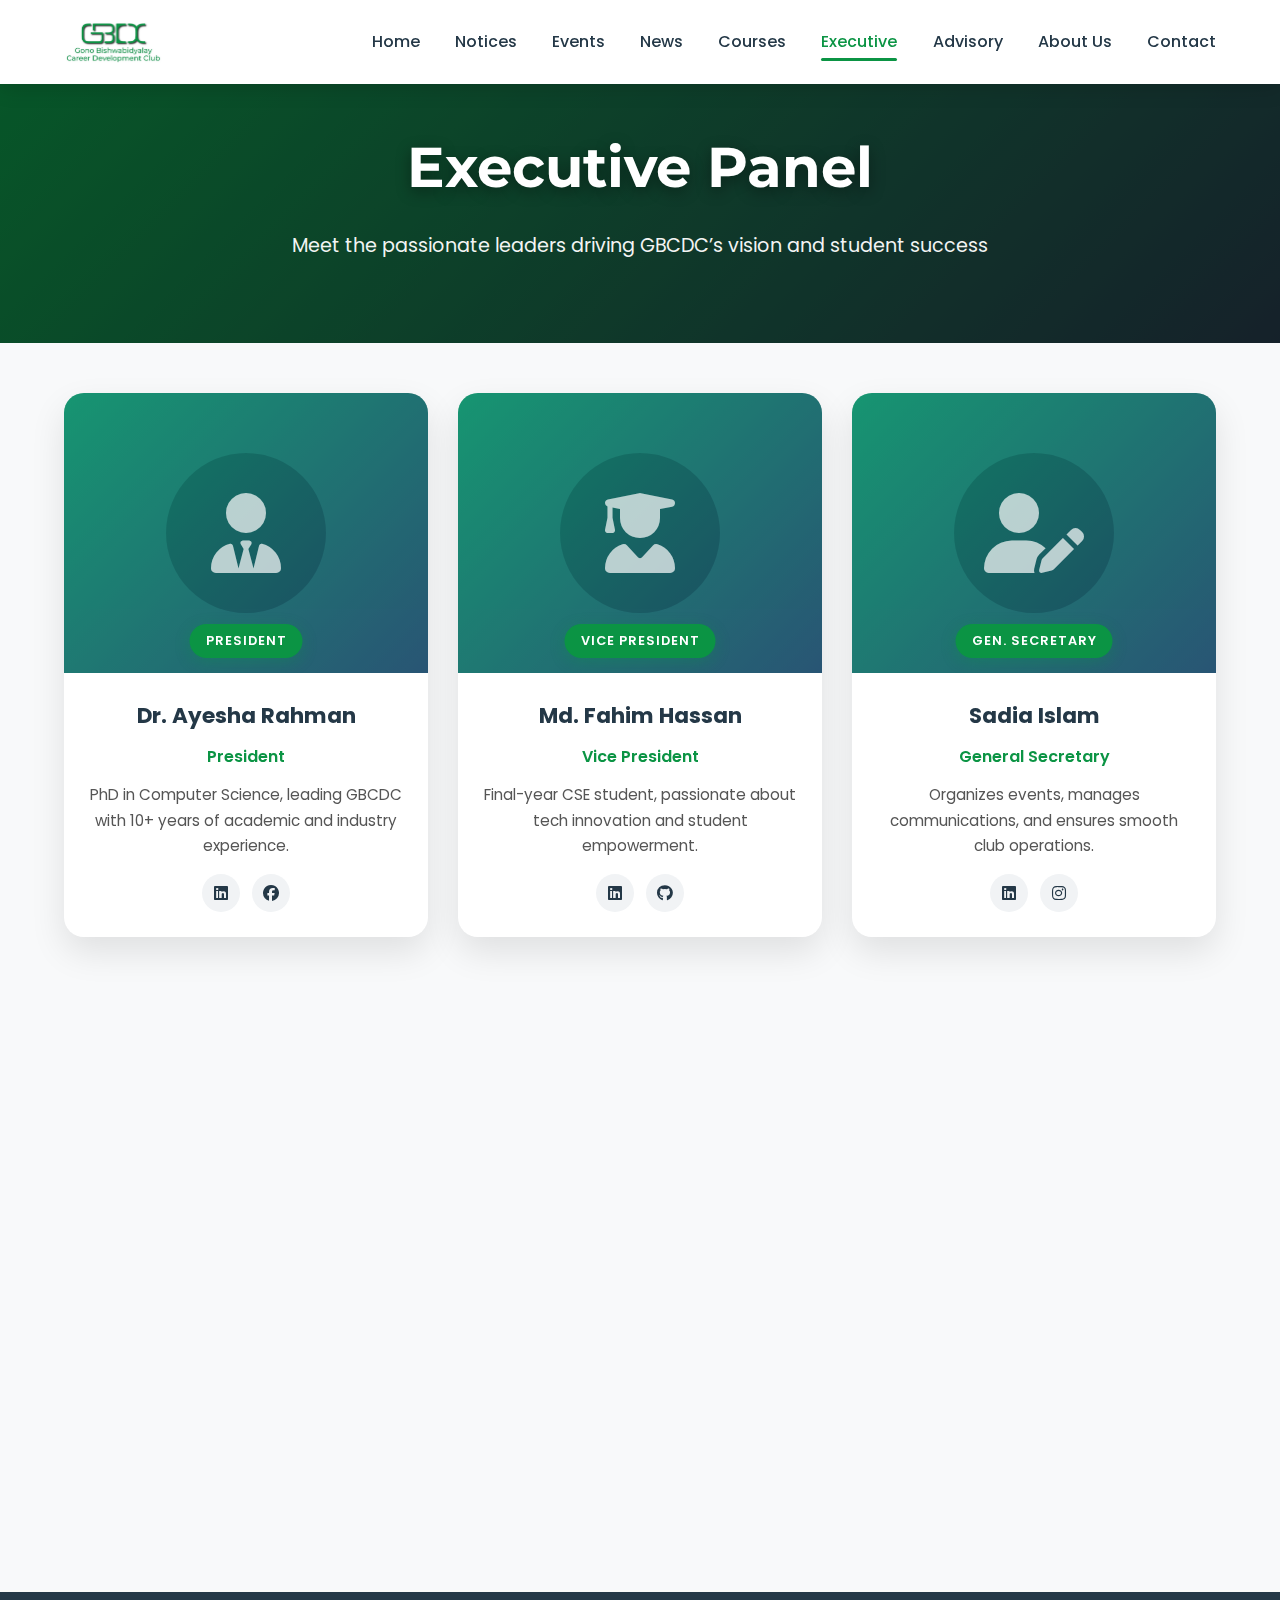
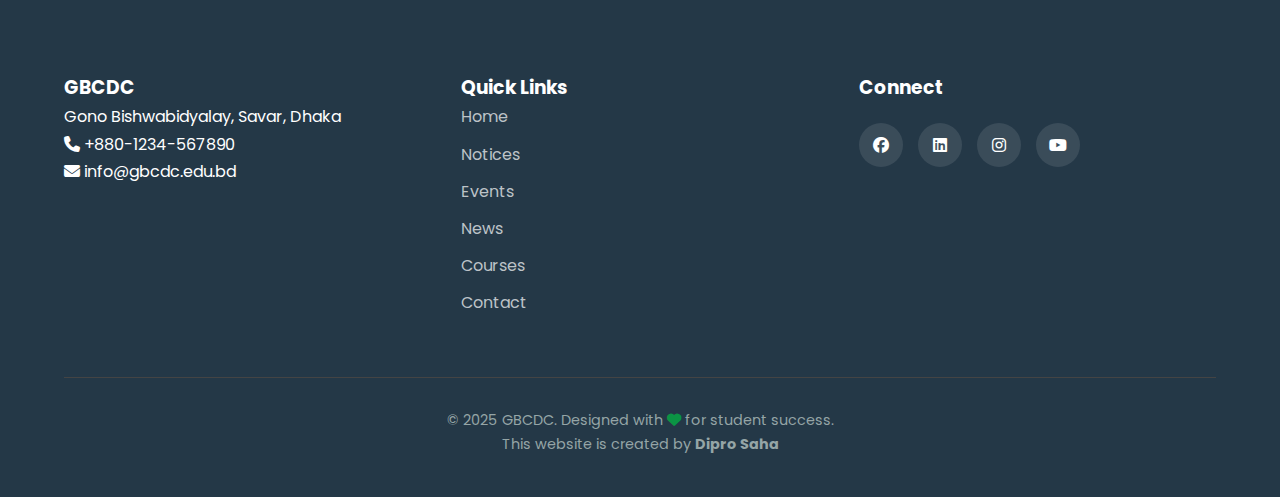
<file: executive.html>
<!DOCTYPE html>
<html lang="en">
<head>
  <meta charset="UTF-8" />
  <meta name="viewport" content="width=device-width, initial-scale=1.0"/>
  <title>Executive Panel | GBCDC</title>
  <link href="https://fonts.googleapis.com/css2?family=Poppins:wght@300;400;500;600;700&family=Montserrat:wght@700&display=swap" rel="stylesheet"/>
  <link rel="stylesheet" href="https://cdnjs.cloudflare.com/ajax/libs/font-awesome/6.5.0/css/all.min.css"/>
  <link href="https://unpkg.com/aos@2.3.4/dist/aos.css" rel="stylesheet"/>
  <link rel="stylesheet" href="style.css">
</head>
<body>

  <!-- Header -->
  <header>
    <nav class="navbar">
      <div class="logo"><img src="WhatsApp Image 2025-11-06 at 00.32.07_1fa6bc6d.jpg" alt=""></i> GBCDC</div>
      <ul class="nav-links" id="navLinks">
        <li><a href="index.html">Home</a></li>
        <li><a href="notices.html">Notices</a></li>
        <li><a href="events.html">Events</a></li>
        <li><a href="news.html">News</a></li>
        <li><a href="courses.html">Courses</a></li>
        <li><a href="executive.html" class="active">Executive</a></li>
        <li><a href="advisory.html">Advisory</a></li>
        <li><a href="about.html">About Us</a></li>
        <li><a href="contact.html">Contact</a></li>
      </ul>
      <div class="mobile-toggle" id="mobileToggle">
        <i class="fas fa-bars"></i>
      </div>
    </nav>
  </header>

  <!-- Page Header -->
  <section class="page-header" data-aos="fade-down">
    <div class="page-header-content">
      <h1>Executive Panel</h1>
      <p>Meet the passionate leaders driving GBCDC’s vision and student success</p>
    </div>
  </section>

  <!-- Executive Team -->
  <section class="team-container">
    <!-- President -->
    <div class="member-card" data-aos="fade-up" data-aos-delay="100">
      <div class="member-image">
        <i class="fas fa-user-tie"></i>
        <div class="member-role">President</div>
      </div>
      <div class="member-body">
        <h3>Dr. Ayesha Rahman</h3>
        <div class="position">President</div>
        <p>PhD in Computer Science, leading GBCDC with 10+ years of academic and industry experience.</p>
        <div class="member-social">
          <a href="#"><i class="fab fa-linkedin"></i></a>
          <a href="#"><i class="fab fa-facebook"></i></a>
        </div>
      </div>
    </div>

    <!-- Vice President -->
    <div class="member-card" data-aos="fade-up" data-aos-delay="200">
      <div class="member-image">
        <i class="fas fa-user-graduate"></i>
        <div class="member-role">Vice President</div>
      </div>
      <div class="member-body">
        <h3>Md. Fahim Hassan</h3>
        <div class="position">Vice President</div>
        <p>Final-year CSE student, passionate about tech innovation and student empowerment.</p>
        <div class="member-social">
          <a href="#"><i class="fab fa-linkedin"></i></a>
          <a href="#"><i class="fab fa-github"></i></a>
        </div>
      </div>
    </div>

    <!-- General Secretary -->
    <div class="member-card" data-aos="fade-up" data-aos-delay="300">
      <div class="member-image">
        <i class="fas fa-user-edit"></i>
        <div class="member-role">Gen. Secretary</div>
      </div>
      <div class="member-body">
        <h3>Sadia Islam</h3>
        <div class="position">General Secretary</div>
        <p>Organizes events, manages communications, and ensures smooth club operations.</p>
        <div class="member-social">
          <a href="#"><i class="fab fa-linkedin"></i></a>
          <a href="#"><i class="fab fa-instagram"></i></a>
        </div>
      </div>
    </div>

    <!-- Treasurer -->
    <div class="member-card" data-aos="fade-up" data-aos-delay="400">
      <div class="member-image">
        <i class="fas fa-user-chart"></i>
        <div class="member-role">Treasurer</div>
      </div>
      <div class="member-body">
        <h3>Rakibul Hasan</h3>
        <div class="position">Treasurer</div>
        <p>Manages finances, budgets, and sponsorships with transparency and accountability.</p>
        <div class="member-social">
          <a href="#"><i class="fab fa-linkedin"></i></a>
        </div>
      </div>
    </div>
  </section>

  <!-- Footer -->
  <footer>
    <div class="container">
      <div class="footer-content">
        <div>
          <h3>GBCDC</h3>
          <p>Gono Bishwabidyalay, Savar, Dhaka</p>
          <p><i class="fas fa-phone"></i> +880-1234-567890</p>
          <p><i class="fas fa-envelope"></i> info@gbcdc.edu.bd</p>
        </div>
        <div>
          <h3>Quick Links</h3>
          <ul class="footer-links">
            <li><a href="index.html">Home</a></li>
            <li><a href="notices.html">Notices</a></li>
            <li><a href="events.html">Events</a></li>
            <li><a href="news.html">News</a></li>
            <li><a href="courses.html">Courses</a></li>
            <li><a href="contact.html">Contact</a></li>
          </ul>
        </div>
        <div>
          <h3>Connect</h3>
          <div class="social-links">
            <a href="#"><i class="fab fa-facebook"></i></a>
            <a href="#"><i class="fab fa-linkedin"></i></a>
            <a href="#"><i class="fab fa-instagram"></i></a>
            <a href="#"><i class="fab fa-youtube"></i></a>
          </div>
        </div>
      </div>
      <div class="footer-bottom">
        <p>© 2025 GBCDC. Designed with <i class="fas fa-heart" style="color: var(--secondary);"></i> for student success.<br> This website is created by <b>Dipro Saha</b></p>
      </div>
    </div>
  </footer>

  <!-- Scripts -->
  <script src="https://unpkg.com/aos@2.3.4/dist/aos.js"></script>
  <script src="script.js"></script>
</body>
</html>
</file>
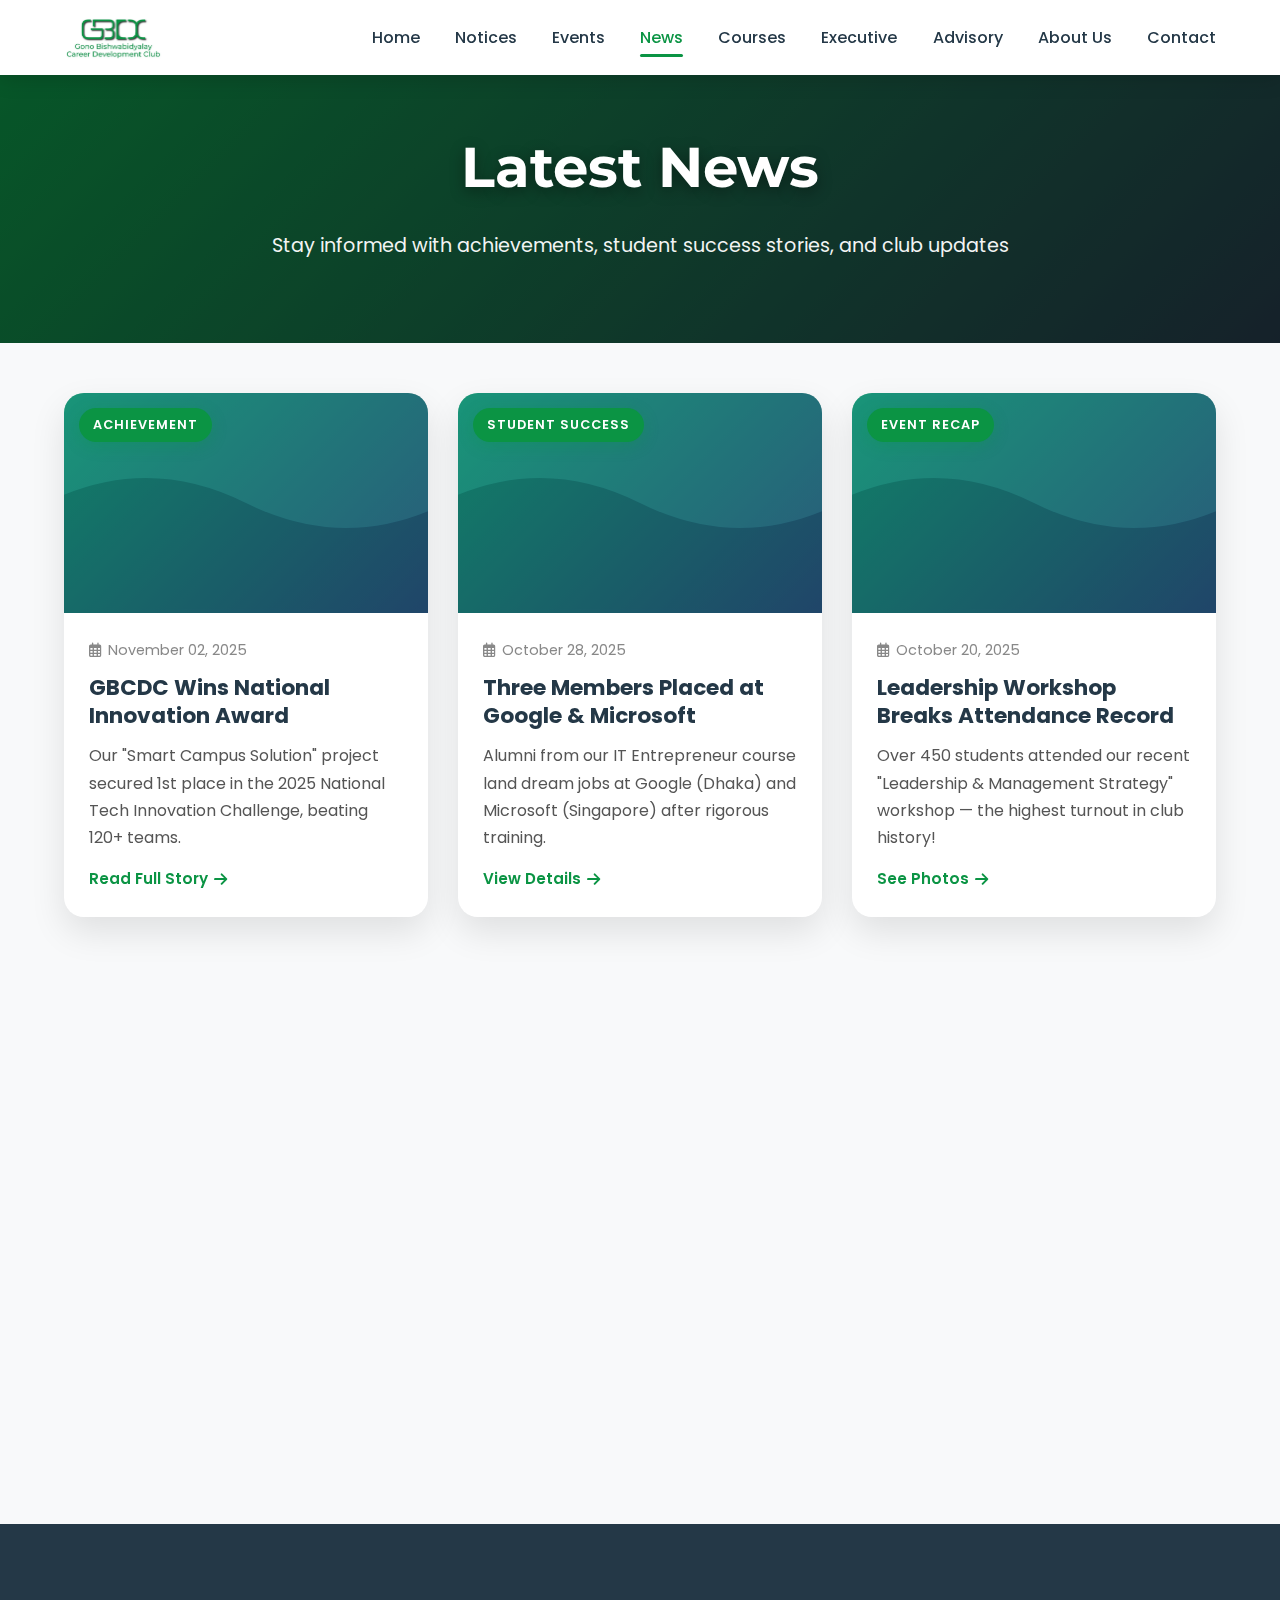
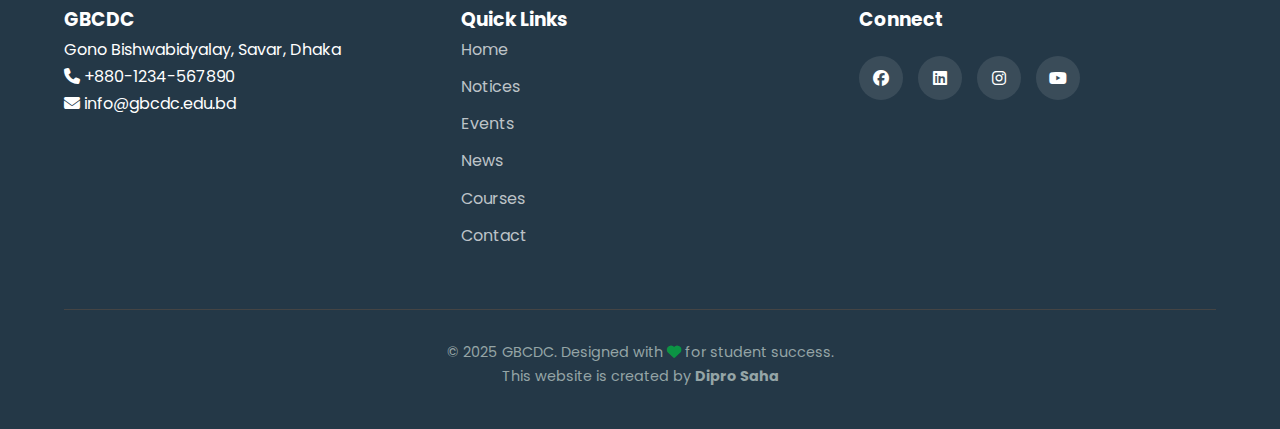
<file: news.html>
<!DOCTYPE html>
<html lang="en">
<head>
  <meta charset="UTF-8" />
  <meta name="viewport" content="width=device-width, initial-scale=1.0"/>
  <title>News | GBCDC</title>
  <link href="https://fonts.googleapis.com/css2?family=Poppins:wght@300;400;500;600;700&family=Montserrat:wght@700&display=swap" rel="stylesheet"/>
  <link rel="stylesheet" href="https://cdnjs.cloudflare.com/ajax/libs/font-awesome/6.5.0/css/all.min.css"/>
  <link href="https://unpkg.com/aos@2.3.4/dist/aos.css" rel="stylesheet"/>
  <link rel="stylesheet" href="style.css">
</head>
<body>

  <!-- Header -->
  <header>
    <nav class="navbar">
      <div class="logo"><img src="WhatsApp Image 2025-11-06 at 00.32.07_1fa6bc6d.jpg" alt=""></i></div>
      <ul class="nav-links" id="navLinks">
        <li><a href="index.html">Home</a></li>
        <li><a href="notices.html">Notices</a></li>
        <li><a href="events.html">Events</a></li>
        <li><a href="news.html" class="active">News</a></li>
        <li><a href="courses.html">Courses</a></li>
        <li><a href="executive.html">Executive</a></li>
        <li><a href="advisory.html">Advisory</a></li>
        <li><a href="about.html">About Us</a></li>
        <li><a href="contact.html">Contact</a></li>
      </ul>
      <div class="mobile-toggle" id="mobileToggle">
        <i class="fas fa-bars"></i>
      </div>
    </nav>
  </header>

  <!-- Page Header -->
  <section class="page-header" data-aos="fade-down">
    <div class="page-header-content">
      <h1>Latest News</h1>
      <p>Stay informed with achievements, student success stories, and club updates</p>
    </div>
  </section>

  <!-- News -->
  <section class="news-container">
    <!-- News 1 -->
    <div class="news-card" data-aos="fade-up" data-aos-delay="100">
      <div class="news-image">
        <div class="news-category">Achievement</div>
      </div>
      <div class="news-body">
        <div class="news-date"><i class="far fa-calendar-alt"></i> November 02, 2025</div>
        <h3>GBCDC Wins National Innovation Award</h3>
        <p>Our "Smart Campus Solution" project secured 1st place in the 2025 National Tech Innovation Challenge, beating 120+ teams.</p>
        <a href="#" class="news-readmore">Read Full Story <i class="fas fa-arrow-right"></i></a>
      </div>
    </div>

    <!-- News 2 -->
    <div class="news-card" data-aos="fade-up" data-aos-delay="200">
      <div class="news-image">
        <div class="news-category">Student Success</div>
      </div>
      <div class="news-body">
        <div class="news-date"><i class="far fa-calendar-alt"></i> October 28, 2025</div>
        <h3>Three Members Placed at Google & Microsoft</h3>
        <p>Alumni from our IT Entrepreneur course land dream jobs at Google (Dhaka) and Microsoft (Singapore) after rigorous training.</p>
        <a href="#" class="news-readmore">View Details <i class="fas fa-arrow-right"></i></a>
      </div>
    </div>

    <!-- News 3 -->
    <div class="news-card" data-aos="fade-up" data-aos-delay="300">
      <div class="news-image">
        <div class="news-category">Event Recap</div>
      </div>
      <div class="news-body">
        <div class="news-date"><i class="far fa-calendar-alt"></i> October 20, 2025</div>
        <h3>Leadership Workshop Breaks Attendance Record</h3>
        <p>Over 450 students attended our recent "Leadership & Management Strategy" workshop — the highest turnout in club history!</p>
        <a href="events.html" class="news-readmore">See Photos <i class="fas fa-arrow-right"></i></a>
      </div>
    </div>

    <!-- News 4 -->
    <div class="news-card" data-aos="fade-up" data-aos-delay="400">
      <div class="news-image">
        <div class="news-category">Partnership</div>
      </div>
      <div class="news-body">
        <div class="news-date"><i class="far fa-calendar-alt"></i> October 15, 2025</div>
        <h3>New Collaboration with Grameenphone</h3>
        <p>GBCDC partners with Grameenphone to offer exclusive internships and 5G training for top-performing members.</p>
        <a href="contact.html" class="news-readmore">Learn More <i class="fas fa-arrow-right"></i></a>
      </div>
    </div>
  </section>

  <!-- Footer -->
  <footer>
    <div class="container">
      <div class="footer-content">
        <div>
          <h3>GBCDC</h3>
          <p>Gono Bishwabidyalay, Savar, Dhaka</p>
          <p><i class="fas fa-phone"></i> +880-1234-567890</p>
          <p><i class="fas fa-envelope"></i> info@gbcdc.edu.bd</p>
        </div>
        <div>
          <h3>Quick Links</h3>
          <ul class="footer-links">
            <li><a href="index.html">Home</a></li>
            <li><a href="notices.html">Notices</a></li>
            <li><a href="events.html">Events</a></li>
            <li><a href="news.html">News</a></li>
            <li><a href="courses.html">Courses</a></li>
            <li><a href="contact.html">Contact</a></li>
          </ul>
        </div>
        <div>
          <h3>Connect</h3>
          <div class="social-links">
            <a href="#"><i class="fab fa-facebook"></i></a>
            <a href="#"><i class="fab fa-linkedin"></i></a>
            <a href="#"><i class="fab fa-instagram"></i></a>
            <a href="#"><i class="fab fa-youtube"></i></a>
          </div>
        </div>
      </div>
      <div class="footer-bottom">
        <p>© 2025 GBCDC. Designed with <i class="fas fa-heart" style="color: var(--secondary);"></i> for student success.<br> This website is created by <b>Dipro Saha</b></p>
      </div>
    </div>
  </footer>

  <!-- Scripts -->
  <script src="https://unpkg.com/aos@2.3.4/dist/aos.js"></script>
  <script src="script.js"></script>
</body>
</html>
</file>
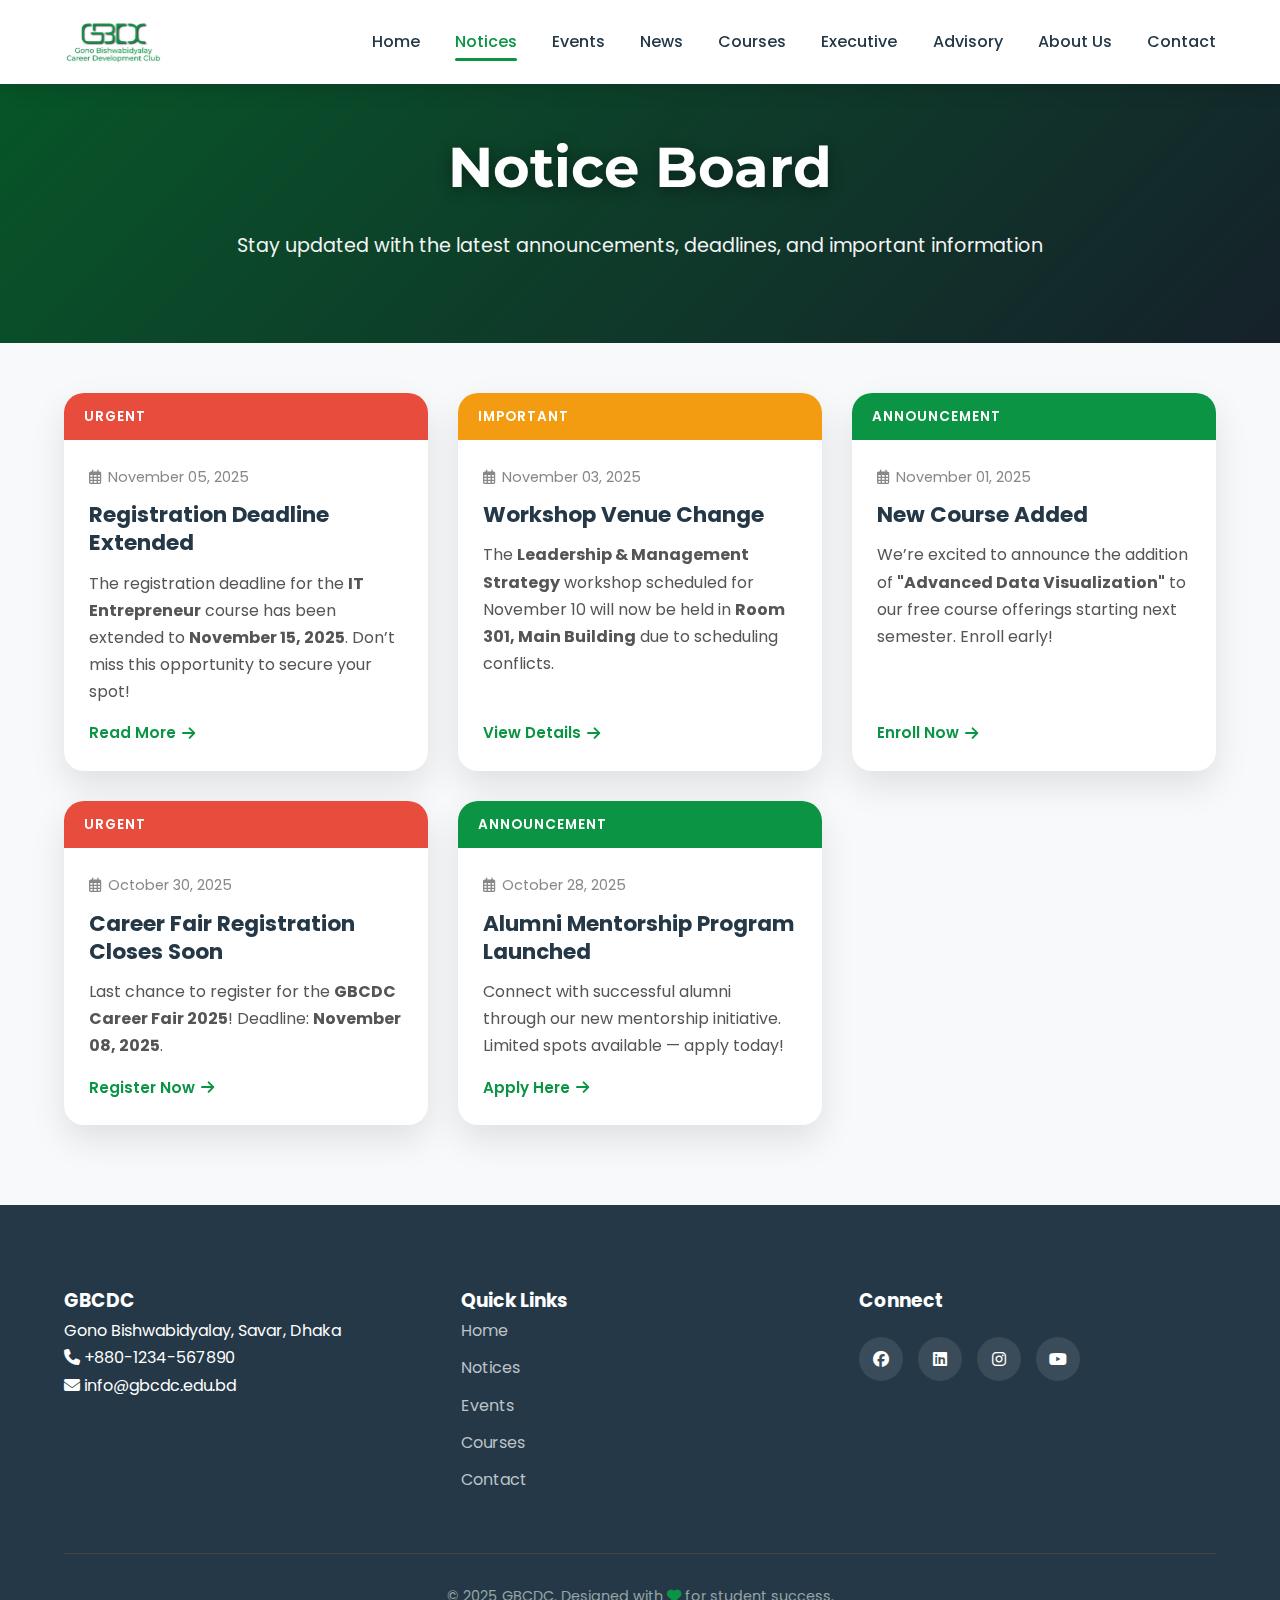
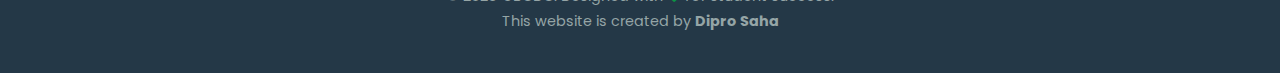
<file: notices.html>
<!DOCTYPE html>
<html lang="en">
<head>
  <meta charset="UTF-8" />
  <meta name="viewport" content="width=device-width, initial-scale=1.0"/>
  <title>Notice Board | GBCDC</title>
  <link href="https://fonts.googleapis.com/css2?family=Poppins:wght@300;400;500;600;700&family=Montserrat:wght@700&display=swap" rel="stylesheet"/>
  <link rel="stylesheet" href="https://cdnjs.cloudflare.com/ajax/libs/font-awesome/6.5.0/css/all.min.css"/>
  <link href="https://unpkg.com/aos@2.3.4/dist/aos.css" rel="stylesheet"/>
  <link rel="stylesheet" href="style.css">
</head>
<body>

  <!-- Header -->
  <header>
    <nav class="navbar">
      <div class="logo"><img src="WhatsApp Image 2025-11-06 at 00.32.07_1fa6bc6d.jpg" alt=""></i> GBCDC</div>
      <ul class="nav-links" id="navLinks">
        <li><a href="index.html">Home</a></li>
        <li><a href="notices.html" class="active">Notices</a></li>
        <li><a href="events.html">Events</a></li>
        <li><a href="news.html">News</a></li>
        <li><a href="courses.html">Courses</a></li>
        <li><a href="executive.html">Executive</a></li>
        <li><a href="advisory.html">Advisory</a></li>
        <li><a href="about.html">About Us</a></li>
        <li><a href="contact.html">Contact</a></li>
      </ul>
      <div class="mobile-toggle" id="mobileToggle">
        <i class="fas fa-bars"></i>
      </div>
    </nav>
  </header>

  <!-- Page Header -->
  <section class="page-header" data-aos="fade-down">
    <div class="page-header-content">
      <h1>Notice Board</h1>
      <p>Stay updated with the latest announcements, deadlines, and important information</p>
    </div>
  </section>

  <!-- Notices -->
  <section class="notices-container">
    <!-- Notice 1 -->
    <div class="notice-card" data-aos="fade-up" data-aos-delay="100">
      <div class="notice-type type-urgent">Urgent</div>
      <div class="notice-body">
        <div class="notice-date"><i class="far fa-calendar-alt"></i> November 05, 2025</div>
        <h3>Registration Deadline Extended</h3>
        <p>The registration deadline for the <strong>IT Entrepreneur</strong> course has been extended to <strong>November 15, 2025</strong>. Don’t miss this opportunity to secure your spot!</p>
        <a href="#" class="notice-readmore">Read More <i class="fas fa-arrow-right"></i></a>
      </div>
    </div>

    <!-- Notice 2 -->
    <div class="notice-card" data-aos="fade-up" data-aos-delay="200">
      <div class="notice-type type-important">Important</div>
      <div class="notice-body">
        <div class="notice-date"><i class="far fa-calendar-alt"></i> November 03, 2025</div>
        <h3>Workshop Venue Change</h3>
        <p>The <strong>Leadership & Management Strategy</strong> workshop scheduled for November 10 will now be held in <strong>Room 301, Main Building</strong> due to scheduling conflicts.</p>
        <a href="#" class="notice-readmore">View Details <i class="fas fa-arrow-right"></i></a>
      </div>
    </div>

    <!-- Notice 3 -->
    <div class="notice-card" data-aos="fade-up" data-aos-delay="300">
      <div class="notice-type type-announcement">Announcement</div>
      <div class="notice-body">
        <div class="notice-date"><i class="far fa-calendar-alt"></i> November 01, 2025</div>
        <h3>New Course Added</h3>
        <p>We’re excited to announce the addition of <strong>"Advanced Data Visualization"</strong> to our free course offerings starting next semester. Enroll early!</p>
        <a href="courses.html" class="notice-readmore">Enroll Now <i class="fas fa-arrow-right"></i></a>
      </div>
    </div>

    <!-- Notice 4 -->
    <div class="notice-card" data-aos="fade-up" data-aos-delay="400">
      <div class="notice-type type-urgent">Urgent</div>
      <div class="notice-body">
        <div class="notice-date"><i class="far fa-calendar-alt"></i> October 30, 2025</div>
        <h3>Career Fair Registration Closes Soon</h3>
        <p>Last chance to register for the <strong>GBCDC Career Fair 2025</strong>! Deadline: <strong>November 08, 2025</strong>.</p>
        <a href="events.html" class="notice-readmore">Register Now <i class="fas fa-arrow-right"></i></a>
      </div>
    </div>

    <!-- Notice 5 -->
    <div class="notice-card" data-aos="fade-up" data-aos-delay="500">
      <div class="notice-type type-announcement">Announcement</div>
      <div class="notice-body">
        <div class="notice-date"><i class="far fa-calendar-alt"></i> October 28, 2025</div>
        <h3>Alumni Mentorship Program Launched</h3>
        <p>Connect with successful alumni through our new mentorship initiative. Limited spots available — apply today!</p>
        <a href="contact.html" class="notice-readmore">Apply Here <i class="fas fa-arrow-right"></i></a>
      </div>
    </div>
  </section>

  <!-- Footer -->
  <footer>
    <div class="container">
      <div class="footer-content">
        <div>
          <h3>GBCDC</h3>
          <p>Gono Bishwabidyalay, Savar, Dhaka</p>
          <p><i class="fas fa-phone"></i> +880-1234-567890</p>
          <p><i class="fas fa-envelope"></i> info@gbcdc.edu.bd</p>
        </div>
        <div>
          <h3>Quick Links</h3>
          <ul class="footer-links">
            <li><a href="index.html">Home</a></li>
            <li><a href="notices.html">Notices</a></li>
            <li><a href="events.html">Events</a></li>
            <li><a href="courses.html">Courses</a></li>
            <li><a href="contact.html">Contact</a></li>
          </ul>
        </div>
        <div>
          <h3>Connect</h3>
          <div class="social-links">
            <a href="#"><i class="fab fa-facebook"></i></a>
            <a href="#"><i class="fab fa-linkedin"></i></a>
            <a href="#"><i class="fab fa-instagram"></i></a>
            <a href="#"><i class="fab fa-youtube"></i></a>
          </div>
        </div>
      </div>
      <div class="footer-bottom">
        <p>© 2025 GBCDC. Designed with <i class="fas fa-heart" style="color: var(--secondary);"></i> for student success.<br> This website is created by <b>Dipro Saha</b></p>
      </div>
    </div>
  </footer>

  <!-- Scripts -->
  <script src="https://unpkg.com/aos@2.3.4/dist/aos.js"></script>
  <script src="script.js"></script>
</body>
</html>
</file>
<file: style.css>
:root {
  --primary: #0b9444;
  --secondary: #0b9444;
  --dark: #243847;
  --light: #ecf0f1;
  --success: #27ae60;
  --danger: #e74c3c;
  --gradient: linear-gradient(135deg, #0b9444 0%, #243847 100%);
  --card-shadow: 0 15px 35px rgba(0,0,0,0.1);
  --card-hover: 0 25px 50px rgba(0,0,0,0.18);
  --transition: all 0.4s cubic-bezier(0.4, 0, 0.2, 1);
}

* { 
  margin: 0; 
  padding: 0; 
  box-sizing: border-box; 
}

body { 
  font-family: 'Poppins', sans-serif; 
  line-height: 1.7; 
  color: #333; 
  background: #f8f9fa; 
  overflow-x: hidden; 
}

a { 
  text-decoration: none !important; 
  color: inherit; 
}

/* Header */
header {
  position: fixed;
  top: 0;
  width: 100%;
  z-index: 1000;
  background: white;
  backdrop-filter: blur(12px);
  box-shadow: 0 4px 20px rgba(0,0,0,0.15);
  transition: var(--transition);
}

.navbar {
  display: flex;
  justify-content: space-between;
  align-items: center;
  padding: 1rem 5%;
  max-width: 1400px;
  margin: 0 auto;
}

.logo {
  font-size: 1.9rem;
  font-weight: 700;
  display: flex;
  align-items: center;
  gap: 12px;
  color: white;
}

.logo i {
  font-size: 2.3rem;
  color: var(--secondary);
}

.logo img {
  width: 100px;
}

@keyframes float {
  0%, 100% { transform: translateY(0); }
  50% { transform: translateY(-10px); }
}

.nav-links {
  display: flex;
  gap: 2.2rem;
  list-style: none;
}

.nav-links a {
  color: #243847;  /* Fixed: removed extra '0' */
  font-weight: 500;
  position: relative;
  transition: var(--transition);
  padding: 8px 0;
}

.nav-links a::after {
  content: '';
  position: absolute;
  width: 0;
  height: 3px;
  bottom: 0;
  left: 0;
  background: var(--secondary);
  border-radius: 2px;
  transition: width 0.4s ease;
}

.nav-links a:hover::after,
.nav-links a.active::after {
  width: 100%;
}

.nav-links a:hover,
.nav-links a.active {
  color: var(--secondary);
  transform: translateY(-2px);
}

.mobile-toggle {
  display: none;
  font-size: 1.7rem;
  color: white;
  cursor: pointer;
}

/* Hero */
.hero {
  background: linear-gradient(rgba(0,0,0,0.5), rgba(0,0,0,0.5)), url('Untitled design.jpg') center/cover;
  color: white;
  text-align: center;
  padding: 220px 5% 160px;
  position: relative;
  overflow: hidden;
}

.hero::before {
  content: '';
  position: absolute;
  top: 0; left: 0; right: 0; bottom: 0;
  background: rgba(0,0,0,0.45);
  z-index: 1;
}

.hero-content {
  position: relative;
  z-index: 2;
  max-width: 900px;
  margin: 0 auto;
}

.hero h1 {
  font-size: 4.2rem;
  font-family: 'Montserrat', sans-serif;
  margin-bottom: 1rem;
  text-shadow: 0 4px 15px rgba(0,0,0,0.4);
}

.hero h2 {
  font-size: 1.9rem;
  margin: 15px 0 20px;
  font-weight: 500;
}

.hero p {
  font-size: 1.25rem;
  margin-bottom: 2.5rem;
  opacity: 0.95;
}

.btn {
  display: inline-block;
  padding: 14px 36px;
  background: var(--secondary);
  color: white;
  border-radius: 50px;
  font-weight: 600;
  transition: var(--transition);
  box-shadow: 0 6px 20px rgba(255, 255, 255, 0.4);
  position: relative;
  overflow: hidden;
}

.btn::before {
  content: '';
  position: absolute;
  top: 0; left: -100%;
  width: 100%; height: 100%;
  background: linear-gradient(90deg, transparent, rgba(255,255,255,0.3), transparent);
  transition: 0.6s;
}

.btn:hover::before { left: 100%; }

.btn:hover {
  transform: translateY(-4px);
  box-shadow: 0 12px 30px rgba(11,148,68,0.5);
}

.btn-outline {
  background: transparent;
  border: 2px solid white;
  margin-left: 15px;
}

.btn-outline:hover {
  background: white;
  color: var(--primary);
}

/* Sections */
.section {
  padding: 100px 5%;
}

.container {
  max-width: 1400px;
  margin: 0 auto;
}

.section-title {
  text-align: center;
  margin-bottom: 60px;
}

.section-title h2 {
  font-size: 2.8rem;
  color: var(--dark);
  font-family: 'Montserrat', sans-serif;
  position: relative;
  display: inline-block;
}

.section-title h2::after {
  content: '';
  position: absolute;
  width: 80px;
  height: 4px;
  background: var(--secondary);
  bottom: -15px;
  left: 50%;
  transform: translateX(-50%);
  border-radius: 2px;
}

/* Quick Links */
.quick-links {
  display: grid;
  grid-template-columns: repeat(auto-fit, minmax(260px, 1fr));
  gap: 30px;
}

.ql-card {
  background: white;
  padding: 40px 25px;
  border-radius: 20px;
  text-align: center;
  box-shadow: var(--card-shadow);
  transition: var(--transition);
  position: relative;
  overflow: hidden;
}

.ql-card::before {
  content: '';
  position: absolute;
  top: 0; left: 0;
  width: 100%; height: 5px;
  background: var(--gradient);
  transition: var(--transition);
}

.ql-card:hover {
  transform: translateY(-15px);
  box-shadow: var(--card-hover);
}

.ql-card:hover::before {
  height: 100%;
  opacity: 0.1;
}

.ql-card i {
  font-size: 3rem;
  margin-bottom: 20px;
  background: var(--gradient);
  -webkit-background-clip: text;
  -webkit-text-fill-color: transparent;
}

.ql-card h3 {
  margin-bottom: 12px;
  color: var(--dark);
  font-size: 1.4rem;
}

/* Footer */
footer {
  background: var(--dark);
  color: white;
  padding: 80px 5% 40px;
}

.footer-content {
  display: grid;
  grid-template-columns: repeat(auto-fit, minmax(250px, 1fr));
  gap: 40px;
  max-width: 1400px;
  margin: 0 auto 50px;
}

.footer-col h3 {
  font-size: 1.5rem;
  margin-bottom: 20px;
  position: relative;
  padding-bottom: 12px;
}

.footer-col h3::after {
  content: '';
  position: absolute;
  width: 50px;
  height: 3px;
  background: var(--secondary);
  bottom: 0;
  left: 0;
}

.footer-links {
  list-style: none;
}

.footer-links a {
  color: #bdc3c7;
  display: block;
  margin-bottom: 10px;
  transition: 0.3s;
}

.footer-links a:hover {
  color: var(--secondary);
  padding-left: 8px;
}

.social-links {
  display: flex;
  gap: 15px;
  margin-top: 20px;
}

.social-links a {
  width: 44px;
  height: 44px;
  background: rgba(255,255,255,0.1);
  color: white;
  border-radius: 50%;
  display: flex;
  align-items: center;
  justify-content: center;
  transition: var(--transition);
}

.social-links a:hover {
  background: var(--secondary);
  transform: translateY(-5px);
  box-shadow: 0 10px 20px rgba(11,148,68,0.4);
}

.footer-bottom {
  text-align: center;
  padding-top: 30px;
  border-top: 1px solid #444;
  color: #95a5a6;
  font-size: 0.9rem;
}

/* Page Title */
.page-header {
  background: var(--gradient);
  color: white;
  text-align: center;
  padding: 120px 5% 80px;
  position: relative;
  overflow: hidden;
}

.page-header::before {
  content: '';
  position: absolute;
  top: 0; left: 0; right: 0; bottom: 0;
  background: rgba(0,0,0,0.4);
  z-index: 1;
}

.page-header-content {
  position: relative;
  z-index: 2;
  max-width: 900px;
  margin: 0 auto;
}

.page-header h1 {
  font-size: 3.5rem;
  font-family: 'Montserrat', sans-serif;
  margin-bottom: 15px;
  text-shadow: 0 4px 15px rgba(0,0,0,0.4);
}

.page-header p {
  font-size: 1.2rem;
  opacity: 0.95;
}

/* Notices Grid */
.notices-container {
  max-width: 1400px;
  margin: 0 auto;
  margin-top: 50px;
  padding: 0 5%;
  display: grid;
  grid-template-columns: repeat(auto-fit, minmax(320px, 1fr));
  gap: 30px;
  padding-bottom: 80px;
}

.notice-card {
  background: white;
  border-radius: 20px;
  overflow: hidden;
  box-shadow: var(--card-shadow);
  transition: var(--transition);
  position: relative;
  display: flex;
  flex-direction: column;
}

.notice-card:hover {
  transform: translateY(-12px);
  box-shadow: var(--card-hover);
}

.notice-type {
  padding: 12px 20px;
  font-weight: 600;
  color: white;
  text-transform: uppercase;
  font-size: 0.85rem;
  letter-spacing: 1px;
}

.type-urgent { background: #e74c3c; }
.type-important { background: #f39c12; }
.type-announcement { background: var(--primary); }

.notice-body {
  padding: 25px;
  flex-grow: 1;
  display: flex;
  flex-direction: column;
}

.notice-date {
  font-size: 0.9rem;
  color: #888;
  margin-bottom: 12px;
  display: flex;
  align-items: center;
  gap: 6px;
}

.notice-body h3 {
  margin: 0 0 12px;
  color: var(--dark);
  font-size: 1.35rem;
  line-height: 1.3;
}

.notice-body p {
  color: #555;
  margin-bottom: 15px;
  flex-grow: 1;
}

.notice-readmore {
  color: var(--primary);
  font-weight: 600;
  font-size: 0.95rem;
  display: flex;
  align-items: center;
  gap: 6px;
  transition: 0.3s;
}

.notice-readmore:hover {
  color: var(--secondary);
  gap: 10px;
}

/* Events Grid */
.events-container {
  max-width: 1400px;
  margin: 0 auto;
  margin-top: 50px;
  padding: 0 5%;
  display: grid;
  grid-template-columns: repeat(auto-fit, minmax(340px, 1fr));
  gap: 30px;
  padding-bottom: 80px;
}

.event-card {
  background: white;
  border-radius: 20px;
  overflow: hidden;
  box-shadow: var(--card-shadow);
  transition: var(--transition);
  position: relative;
  display: flex;
  flex-direction: column;
}

.event-card:hover {
  transform: translateY(-12px);
  box-shadow: var(--card-hover);
}

.event-image {
  height: 200px;
  background: linear-gradient(45deg, #1a5faa, #3498db);
  position: relative;
  overflow: hidden;
}

.event-image::before {
  content: '';
  position: absolute;
  top: 0; left: 0; right: 0; bottom: 0;
  background: url('data:image/svg+xml;utf8,<svg xmlns="http://www.w3.org/2000/svg" viewBox="0 0 400 200"><rect fill="%233498db" width="400" height="200"/><path fill="%231a5faa" d="M0,100 Q100,50 200,100 T400,100 L400,200 L0,200 Z"/></svg>') center/cover;
  opacity: 0.3;
}

.event-date-badge {
  position: absolute;
  top: 15px;
  right: 15px;
  background: var(--secondary);
  color: white;
  padding: 8px 12px;
  border-radius: 12px;
  font-weight: 600;
  font-size: 0.9rem;
  box-shadow: 0 4px 15px rgba(11,148,68,0.4);
  text-align: center;
  min-width: 60px;
}

.event-date-badge .day {
  font-size: 1.4rem;
  line-height: 1;
  display: block;
}

.event-body {
  padding: 25px;
  flex-grow: 1;
  display: flex;
  flex-direction: column;
}

.event-body h3 {
  margin: 0 0 12px;
  color: var(--dark);
  font-size: 1.35rem;
  line-height: 1.3;
}

.event-meta {
  display: flex;
  flex-wrap: wrap;
  gap: 12px;
  margin-bottom: 15px;
  font-size: 0.95rem;
  color: #666;
}

.event-meta i {
  color: var(--primary);
  margin-right: 6px;
}

.event-body p {
  color: #555;
  margin-bottom: 15px;
  flex-grow: 1;
}

.event-register {
  background: var(--primary);
  color: white;
  padding: 10px 20px;
  border-radius: 50px;
  font-weight: 600;
  font-size: 0.95rem;
  display: inline-flex;
  align-items: center;
  gap: 8px;
  transition: 0.3s;
  align-self: flex-start;
}

.event-register:hover {
  background: var(--secondary);
  transform: translateX(5px);
  box-shadow: 0 8px 20px rgba(11,148,68,0.4);
}

/* News Grid */
.news-container {
  max-width: 1400px;
  margin: 0 auto;
  margin-top: 50px;
  padding: 0 5%;
  display: grid;
  grid-template-columns: repeat(auto-fit, minmax(340px, 1fr));
  gap: 30px;
  padding-bottom: 80px;
}

.news-card {
  background: white;
  border-radius: 20px;
  overflow: hidden;
  box-shadow: var(--card-shadow);
  transition: var(--transition);
  position: relative;
  display: flex;
  flex-direction: column;
}

.news-card:hover {
  transform: translateY(-12px);
  box-shadow: var(--card-hover);
}

.news-image {
  height: 220px;
  background: var(--gradient);
  position: relative;
  overflow: hidden;
}

.news-image::before {
  content: '';
  position: absolute;
  top: 0; left: 0; right: 0; bottom: 0;
  background: url('data:image/svg+xml;utf8,<svg xmlns="http://www.w3.org/2000/svg" viewBox="0 0 400 220"><rect fill="%233498db" width="400" height="220"/><path fill="%231a5faa" d="M0,110 Q100,60 200,110 T400,110 L400,220 L0,220 Z"/></svg>') center/cover;
  opacity: 0.35;
}

.news-category {
  position: absolute;
  top: 15px;
  left: 15px;
  background: var(--secondary);
  color: white;
  padding: 6px 14px;
  border-radius: 50px;
  font-weight: 600;
  font-size: 0.8rem;
  text-transform: uppercase;
  letter-spacing: 1px;
  box-shadow: 0 4px 15px rgba(11,148,68,0.3);
}

.news-body {
  padding: 25px;
  flex-grow: 1;
  display: flex;
  flex-direction: column;
}

.news-date {
  font-size: 0.9rem;
  color: #888;
  margin-bottom: 12px;
  display: flex;
  align-items: center;
  gap: 6px;
}

.news-body h3 {
  margin: 0 0 12px;
  color: var(--dark);
  font-size: 1.35rem;
  line-height: 1.3;
}

.news-body p {
  color: #555;
  margin-bottom: 15px;
  flex-grow: 1;
}

.news-readmore {
  color: var(--primary);
  font-weight: 600;
  font-size: 0.95rem;
  display: flex;
  align-items: center;
  gap: 6px;
  transition: 0.3s;
}

.news-readmore:hover {
  color: var(--secondary);
  gap: 10px;
}

/* Courses Grid */
.courses-container {
  max-width: 1400px;
  margin: 0 auto;
  margin-top: 50px;
  padding: 0 5%;
  display: grid;
  grid-template-columns: repeat(auto-fit, minmax(340px, 1fr));
  gap: 30px;
  padding-bottom: 80px;
}

.course-card {
  background: white;
  border-radius: 20px;
  overflow: hidden;
  box-shadow: var(--card-shadow);
  transition: var(--transition);
  position: relative;
  display: flex;
  flex-direction: column;
}

.course-card:hover {
  transform: translateY(-12px);
  box-shadow: var(--card-hover);
}

.course-image {
  height: 200px;
  background: linear-gradient(45deg, var(--primary), var(--dark));
  position: relative;
  overflow: hidden;
}

.course-image::before {
  content: '';
  position: absolute;
  top: 0; left: 0; right: 0; bottom: 0;
  background: url('data:image/svg+xml;utf8,<svg xmlns="http://www.w3.org/2000/svg" viewBox="0 0 400 200"><rect fill="%233498db" width="400" height="200"/><path fill="%231a5faa" d="M0,100 Q100,50 200,100 T400,100 L400,200 L0,200 Z"/></svg>') center/cover;
  opacity: 0.3;
}

.course-level {
  position: absolute;
  top: 15px;
  left: 15px;
  background: var(--success);
  color: white;
  padding: 6px 14px;
  border-radius: 50px;
  font-weight: 600;
  font-size: 0.8rem;
  text-transform: uppercase;
  letter-spacing: 1px;
  box-shadow: 0 4px 15px rgba(39,174,96,0.3);
}

.course-body {
  padding: 25px;
  flex-grow: 1;
  display: flex;
  flex-direction: column;
}

.course-body h3 {
  margin: 0 0 12px;
  color: var(--dark);
  font-size: 1.35rem;
  line-height: 1.3;
}

.course-meta {
  display: flex;
  flex-wrap: wrap;
  gap: 12px;
  margin-bottom: 15px;
  font-size: 0.95rem;
  color: #666;
}

.course-meta i {
  color: var(--primary);
  margin-right: 6px;
}

.course-body p {
  color: #555;
  margin-bottom: 15px;
  flex-grow: 1;
}

.course-enroll {
  background: var(--success);
  color: white;
  padding: 10px 20px;
  border-radius: 50px;
  font-weight: 600;
  font-size: 0.95rem;
  display: inline-flex;
  align-items: center;
  gap: 8px;
  transition: 0.3s;
  align-self: flex-start;
}

.course-enroll:hover {
  background: var(--secondary);
  transform: translateX(5px);
  box-shadow: 0 8px 20px rgba(11,148,68,0.4);
}

/* Executive Team Grid */
.team-container {
  max-width: 1400px;
  margin: 0 auto;
  margin-top: 50px;
  padding: 0 5%;
  display: grid;
  grid-template-columns: repeat(auto-fit, minmax(280px, 1fr));
  gap: 30px;
  padding-bottom: 80px;
}

.member-card {
  background: white;
  border-radius: 20px;
  overflow: hidden;
  box-shadow: var(--card-shadow);
  transition: var(--transition);
  position: relative;
  text-align: center;
  display: flex;
  flex-direction: column;
}

.member-card:hover {
  transform: translateY(-12px);
  box-shadow: var(--card-hover);
}

.member-image {
  height: 280px;
  background: var(--gradient);
  position: relative;
  overflow: hidden;
  display: flex;
  align-items: center;
  justify-content: center;
}

.member-image::before {
  content: '';
  position: absolute;
  top: 0; left: 0; right: 0; bottom: 0;
  background: url('data:image/svg+xml;utf8,<svg xmlns="http://www.w3.org/2000/svg" viewBox="0 0 400 280"><rect fill="%233498db" width="400" height="280"/><circle fill="%231a5faa" cx="200" cy="140" r="80"/></svg>') center/cover;
  opacity: 0.3;
}

.member-image i {
  font-size: 5rem;
  color: white;
  opacity: 0.7;
  z-index: 1;
}

.member-role {
  position: absolute;
  bottom: 15px;
  left: 50%;
  transform: translateX(-50%);
  background: var(--secondary);
  color: white;
  padding: 6px 16px;
  border-radius: 50px;
  font-weight: 600;
  font-size: 0.8rem;
  text-transform: uppercase;
  letter-spacing: 1px;
  box-shadow: 0 4px 15px rgba(11,148,68,0.3);
}

.member-body {
  padding: 25px;
  flex-grow: 1;
  display: flex;
  flex-direction: column;
}

.member-body h3 {
  margin: 0 0 8px;
  color: var(--dark);
  font-size: 1.35rem;
}

.member-body .position {
  font-size: 1rem;
  color: var(--primary);
  font-weight: 600;
  margin-bottom: 12px;
}

.member-body p {
  color: #555;
  margin-bottom: 15px;
  flex-grow: 1;
  font-size: 0.95rem;
}

.member-social {
  display: flex;
  justify-content: center;
  gap: 12px;
}

.member-social a {
  width: 38px;
  height: 38px;
  background: #f1f3f5;
  color: var(--dark);
  border-radius: 50%;
  display: flex;
  align-items: center;
  justify-content: center;
  transition: 0.3s;
}

.member-social a:hover {
  background: var(--secondary);
  color: white;
  transform: translateY(-3px);
  box-shadow: 0 6px 15px rgba(11,148,68,0.3);
}

/* Advisory Team Grid */
.advisory-container {
  max-width: 1400px;
  margin: 0 auto;
  margin-top: 50px;
  padding: 0 5%;
  display: grid;
  grid-template-columns: repeat(auto-fit, minmax(300px, 1fr));
  gap: 30px;
  padding-bottom: 80px;
}

.advisor-card {
  background: white;
  border-radius: 20px;
  overflow: hidden;
  box-shadow: var(--card-shadow);
  transition: var(--transition);
  position: relative;
  text-align: center;
  display: flex;
  flex-direction: column;
}

.advisor-card:hover {
  transform: translateY(-12px);
  box-shadow: var(--card-hover);
}

.advisor-image {
  height: 300px;
  background: var(--gradient);
  position: relative;
  overflow: hidden;
  display: flex;
  align-items: center;
  justify-content: center;
}

.advisor-image::before {
  content: '';
  position: absolute;
  top: 0; left: 0; right: 0; bottom: 0;
  background: url('data:image/svg+xml;utf8,<svg xmlns="http://www.w3.org/2000/svg" viewBox="0 0 400 300"><rect fill="%233498db" width="400" height="300"/><circle fill="%231a5faa" cx="200" cy="150" r="90"/></svg>') center/cover;
  opacity: 0.3;
}

.advisor-image i {
  font-size: 5.5rem;
  color: white;
  opacity: 0.7;
  z-index: 1;
}

.advisor-badge {
  position: absolute;
  bottom: 15px;
  left: 50%;
  transform: translateX(-50%);
  background: #9b59b6;
  color: white;
  padding: 6px 18px;
  border-radius: 50px;
  font-weight: 600;
  font-size: 0.8rem;
  text-transform: uppercase;
  letter-spacing: 1px;
  box-shadow: 0 4px 15px rgba(155,89,182,0.3);
}

.advisor-body {
  padding: 28px;
  flex-grow: 1;
  display: flex;
  flex-direction: column;
}

.advisor-body h3 {
  margin: 0 0 8px;
  color: var(--dark);
  font-size: 1.35rem;
}

.advisor-body .designation {
  font-size: 1rem;
  color: #9b59b6;
  font-weight: 600;
  margin-bottom: 12px;
}

.advisor-body p {
  color: #555;
  margin-bottom: 15px;
  flex-grow: 1;
  font-size: 0.95rem;
}

.advisor-social {
  display: flex;
  justify-content: center;
  gap: 12px;
}

.advisor-social a {
  width: 38px;
  height: 38px;
  background: #f1f3f5;
  color: var(--dark);
  border-radius: 50%;
  display: flex;
  align-items: center;
  justify-content: center;
  transition: 0.3s;
}

.advisor-social a:hover {
  background: #9b59b6;
  color: white;
  transform: translateY(-3px);
  box-shadow: 0 6px 15px rgba(155,89,182,0.3);
}

/* Quick Actions */
.quick-actions {
  display: flex;
  justify-content: center;
  gap: 25px;
  flex-wrap: wrap;
  margin-top: 40px;
}

.action-btn {
  background: white;
  color: var(--primary);
  padding: 18px 40px;
  border-radius: 50px;
  font-weight: 600;
  font-size: 1.1rem;
  box-shadow: 0 10px 30px rgba(11,148,68,0.2);
  transition: var(--transition);
  display: inline-flex;
  align-items: center;
  gap: 10px;
}

.action-btn:hover {
  transform: translateY(-5px);
  box-shadow: 0 15px 40px rgba(11,148,68,0.3);
  background: var(--primary);
  color: white;
}

/* About Content */
.about-content {
  padding: 80px 0;
  background: rgb(255, 255, 255);
  border-radius: 20px;
}

.history, .milestones, .future {
  margin-bottom: 70px;
}

.about-content .section-title {
  font-size: 2.4rem;
  color: var(--dark);
  margin-bottom: 30px;
  margin-left: 20px;
  position: relative;
  padding-bottom: 15px;
  text-align: left;
}

.about-content .section-title::after {
  content: '';
  position: absolute;
  width: 80px;
  height: 4px;
  background: var(--primary);
  bottom: 0;
  left: 0;
}

.milestones ul {
  list-style: none;
  padding-left: 0;
  margin-left: 20px;
  margin-right: 20px;
}

.milestones li {
  padding: 15px 0;
  border-bottom: 1px solid #eee;
  font-size: 1.05rem;
  text-align: justify;
}

.milestones li strong {
  color: var(--primary);
}

/* Responsive */
@media (max-width: 992px) {
  .navbar { padding: 1rem 3%; }
  
  .nav-links {
    position: fixed;
    top: 70px;
    left: -100%;
    width: 100%;
    height: calc(100vh - 70px);
    background: white;
    flex-direction: column;
    padding: 60px 0;
    transition: left 0.4s ease;
    gap: 1.5rem;
    align-items: center;
  }
  
  .nav-links.active { left: 0; }
  
  .mobile-toggle { 
    display: block;  
    color: #0b9444; 
  }
  
  .hero { padding: 180px 5% 120px; }
  .hero h1 { font-size: 3rem; }
  .hero h2 { font-size: 1.6rem; }
  
  .page-header { padding: 100px 5% 70px; }
  .page-header h1 { font-size: 2.8rem; }
}

@media (max-width: 768px) {
  .quick-actions {
    flex-direction: column;
    align-items: center;
  }
  
  .action-btn {
    width: 100%;
    max-width: 300px;
    justify-content: center;
  }
}

@media (max-width: 576px) {
  .hero h1 { font-size: 2.4rem; }
  .hero h2 { font-size: 1.4rem; }
  
  .btn { 
    display: block; 
    margin: 12px auto; 
    width: fit-content; 
  }
  
  .btn-outline { margin-left: auto; }
  
  .page-header h1 { font-size: 2.3rem; }
  
  .notices-container,
  .events-container,
  .news-container,
  .courses-container,
  .team-container,
  .advisory-container { 
    grid-template-columns: 1fr; 
  }
  
  .course-image { height: 180px; }
  .member-image { height: 240px; }
  .advisor-image { height: 260px; }
  
  .action-btn { 
    padding: 16px 30px; 
    font-size: 1rem; 
  }
}
</file>
